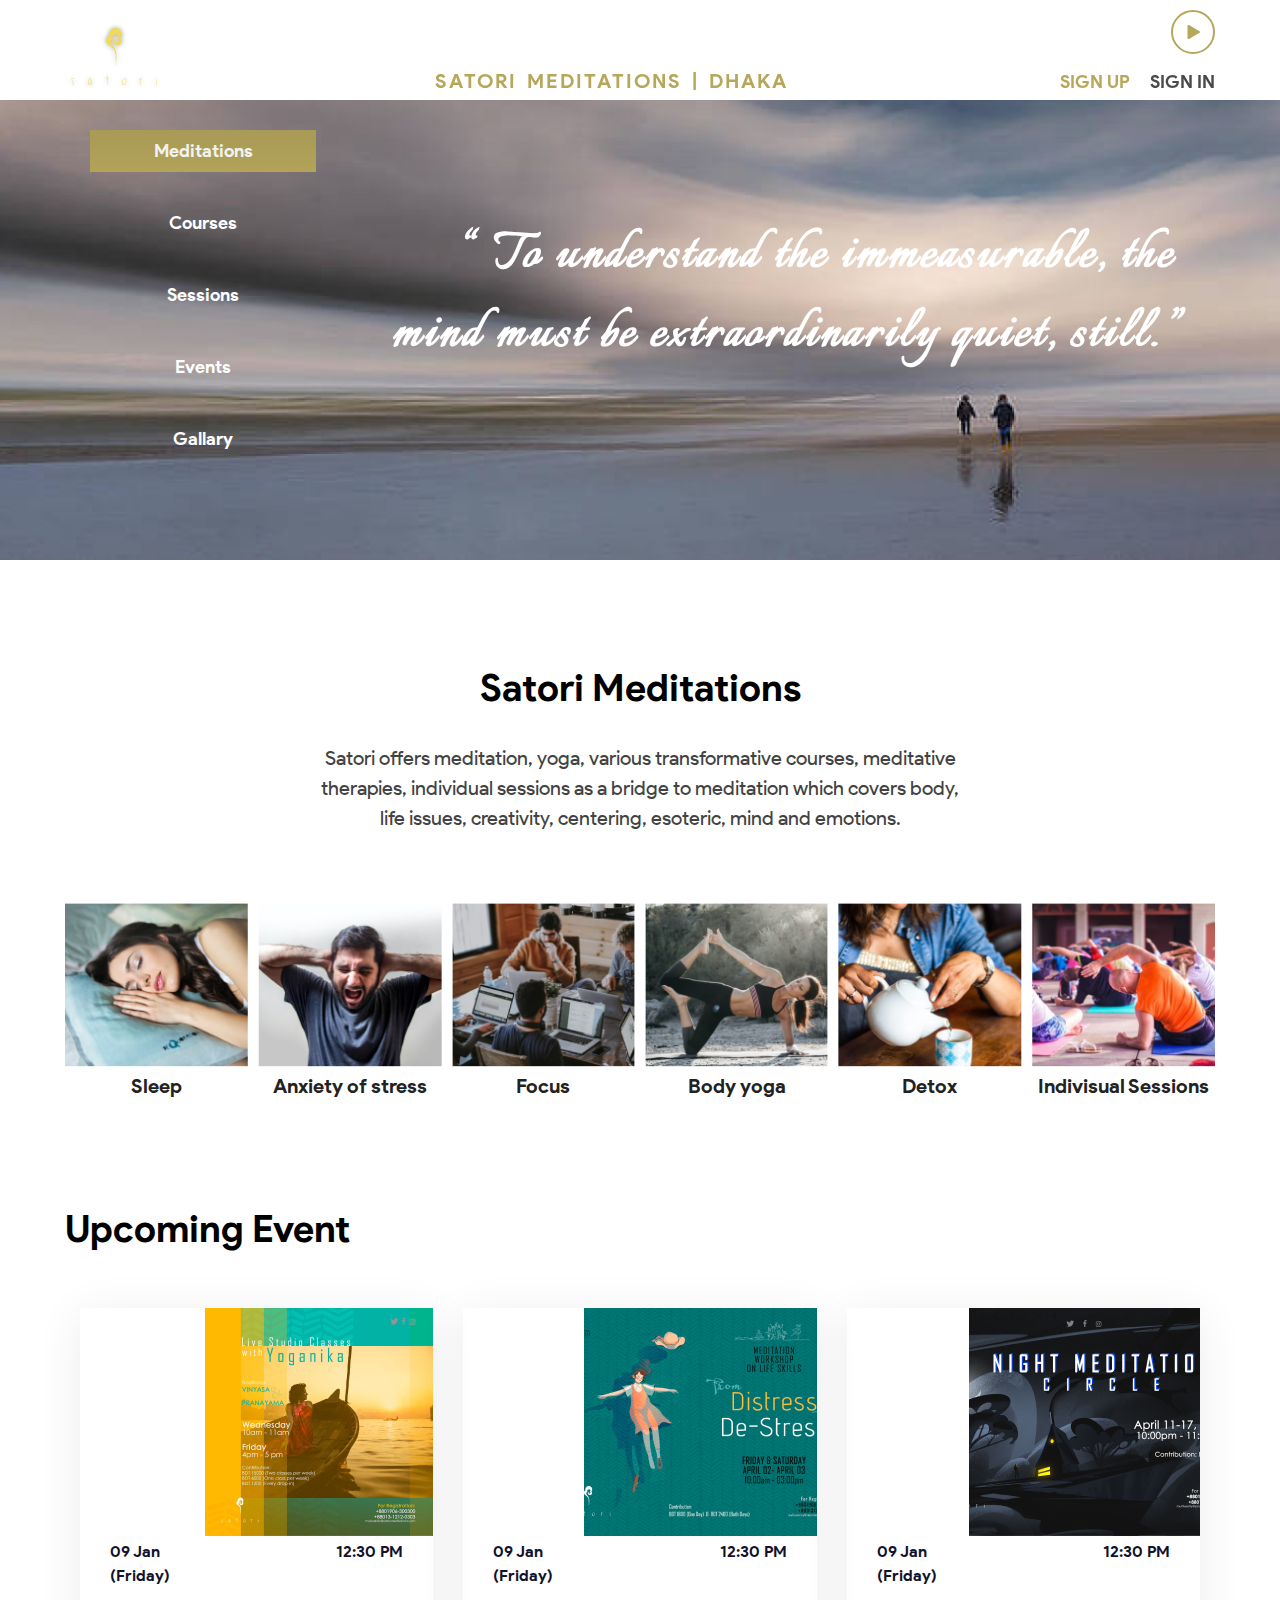
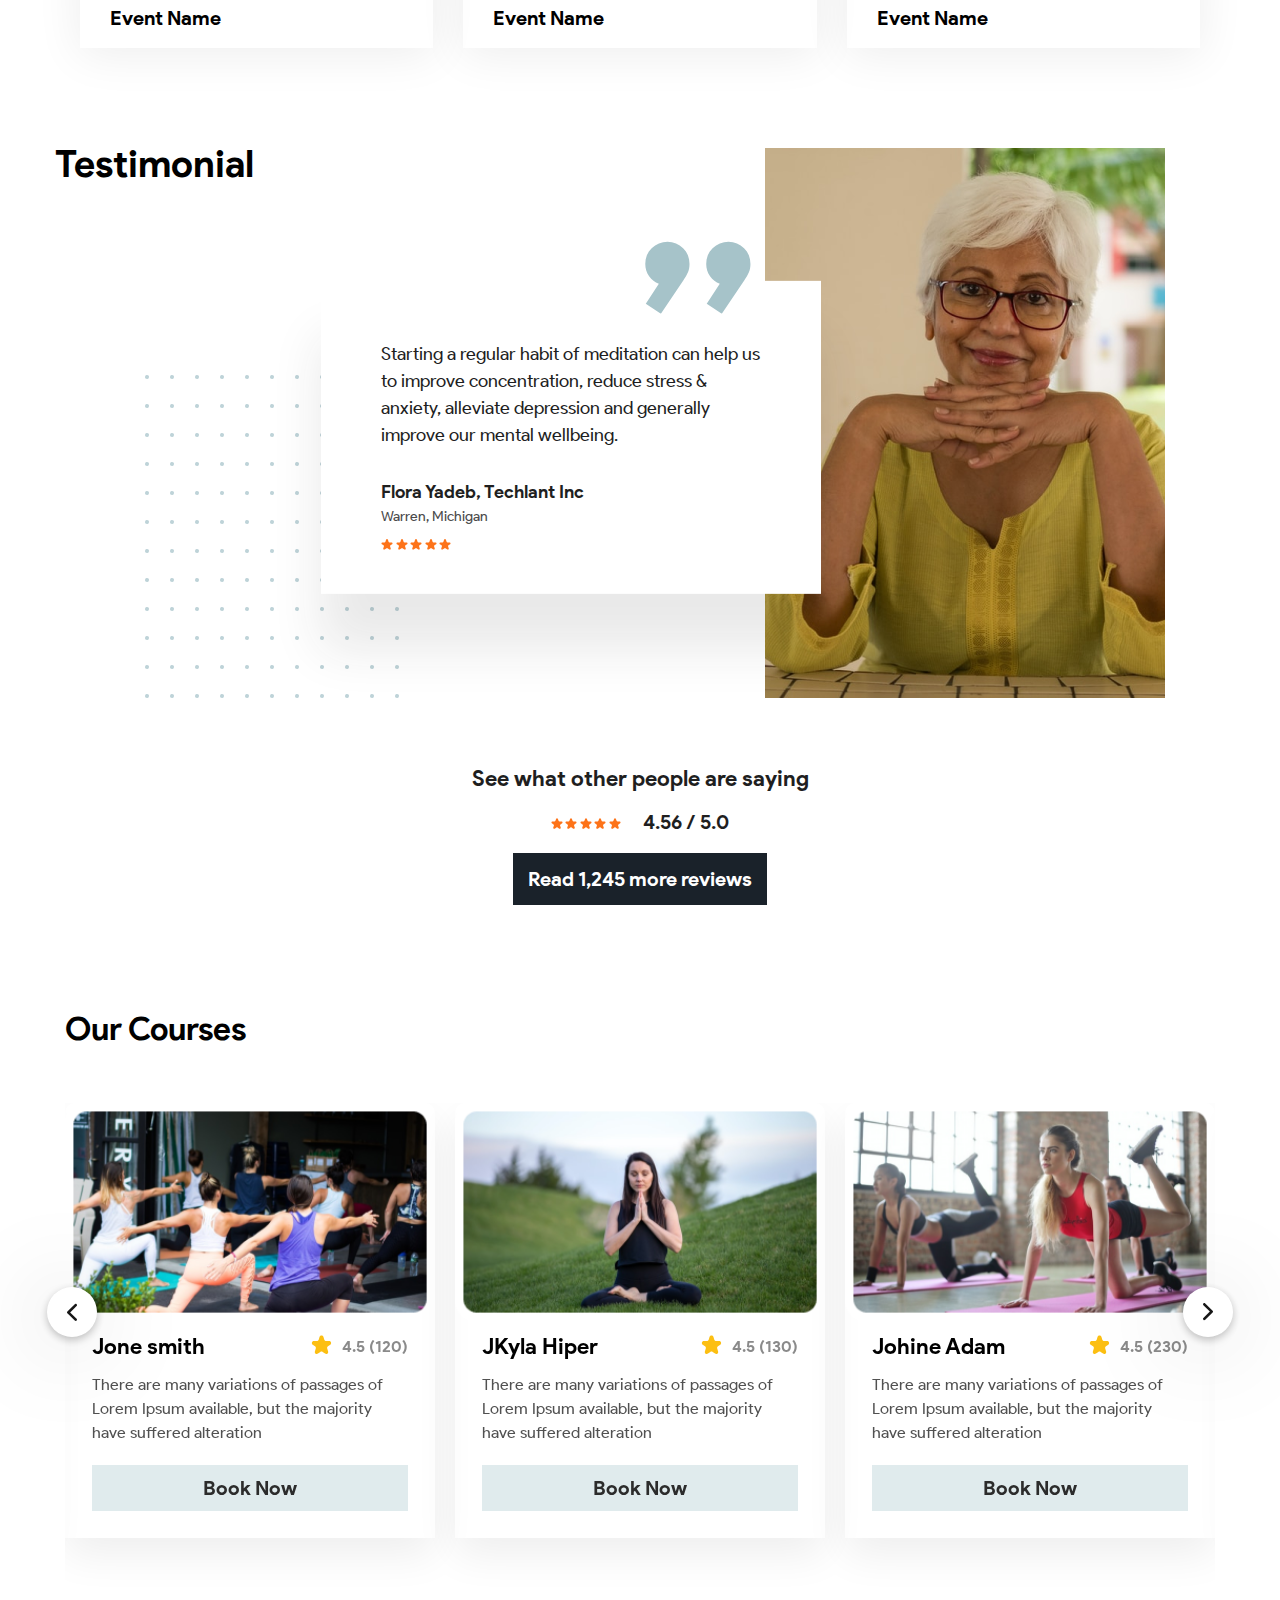
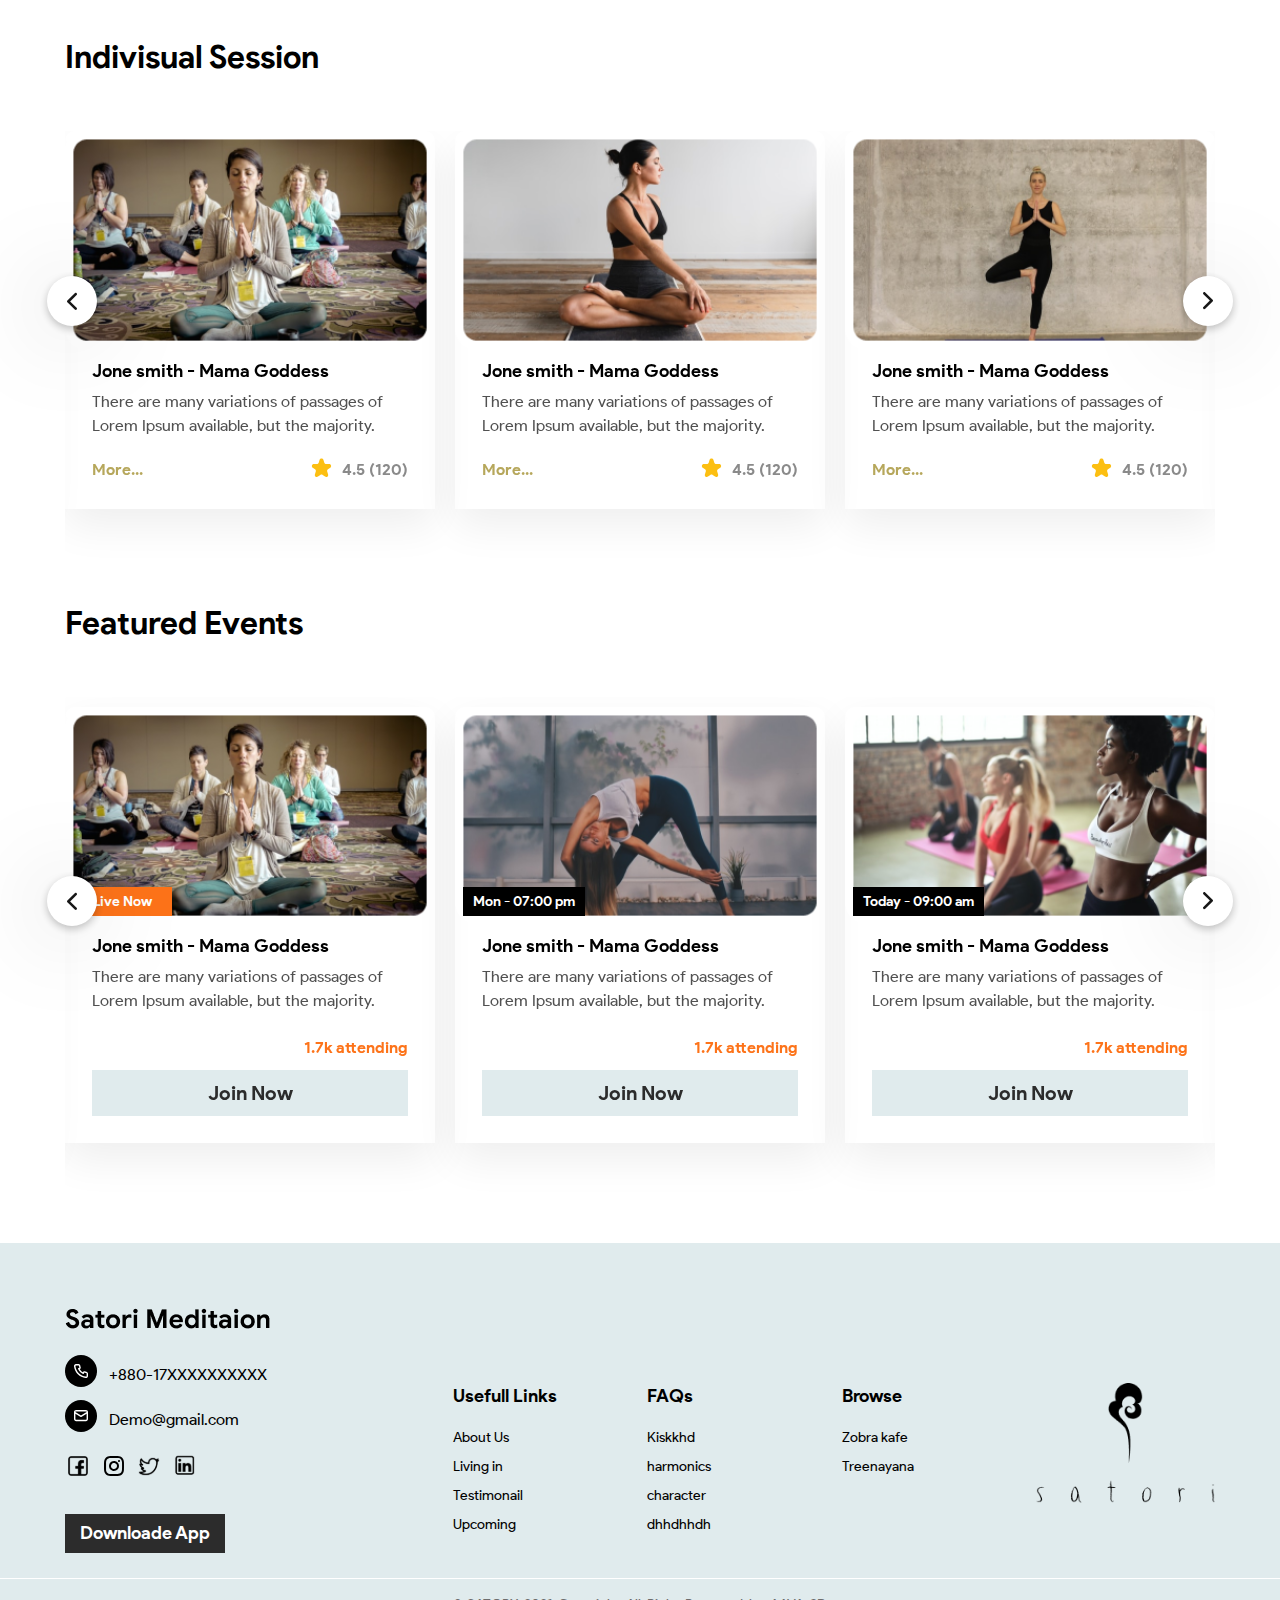
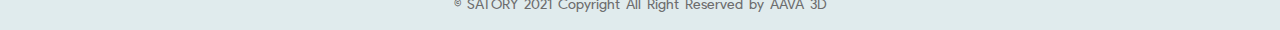
<file: index.html>
<!DOCTYPE html>
<html lang="en">

<head>
	<meta charset="UTF-8">
	<meta name="viewport" content="width=device-width, initial-scale=1.0">
	<meta http-equiv="X-UA-Compatible" content="ie=edge">
	<title>Satori </title>
	<!------- FONTS ------->
	<link rel="stylesheet" href="assets/fonts/fonts.css">
	<!----- CSS HERE ----->
	<link rel="stylesheet" href="assets/css/swiper-bundle.min.css" />
	<link rel="stylesheet" href="assets/css/bootstrap-grid.min.css" />
	<link rel="stylesheet" href="assets/css/style.css" />
	<link rel="stylesheet" href="assets/css/reuseble-code.css" />
	<link rel="stylesheet" href="assets/css/header.css" />
	<link rel="stylesheet" href="assets/css/footer.css" />
	<link rel="stylesheet" href="assets/css/responsive.css" />
</head>

<body>

	<!-- 
	  =====================================================
	  Start Header Section 
	  =====================================================
	-->
	<header class="shadow-3">
		<div class="container">
			<div class="d-flex justify-content-between align-items-end">
				<div class="logo">
					<a href="index.html"><img src="assets/images/logo.png" alt="logo"></a>
				</div>
				<div class="header-text tc d-none d-md-block">
					<h3 class="ps-700 cb6 uppercase s20">SATORI MEDITATIONS | DHAKA</h3>
				</div>
				<div class="h-sign-in-up">
					<ul class="d-flex align-items-end">
						<li>
							<a href="signup.html" class="ps-700 s18 uppercase cb6">SIGN UP</a>
						</li>
						<li>
							<a href="javascript:void(0)" class="d-block d-flex justify-content-center align-items-center circle play-btn ms-auto"><img src="assets/svg-icon/play.svg" alt="play"></a>
							<a href="signin.html" class="ps-700 s18 uppercase c4a">SIGN IN</a>
						</li>
						<li class="d-md-none">
							<!-- Mobail Menu btn -->
							<div onclick="myFunction(this)" class="open-menu-btn">
								<div class="bar1 transition-l"></div>
								<div class="bar2 transition-l"></div>
								<div class="bar3 transition-l"></div>
							</div>
						</li>
					</ul>
				</div>

				<!-- Mobail Menu -->
				<nav class="mobail-menu d-flex align-items-center justify-content-center d-md-none">
					<ul class="tc">
						<li><a href="#meditations" class="transition-e tc d-block ps-700 cff s18 capitalize active">Meditations</a></li>
						<li><a href="courses.html" class="transition-e tc d-block ps-700 cff s18 capitalize">Courses</a></li>
						<li><a href="sessions.html" class="transition-e tc d-block ps-700 cff s18 capitalize">Sessions</a></li>
						<li><a href="events.html" class="transition-e tc d-block ps-700 cff s18 capitalize">Events</a></li>
						<li><a href="gallary.html" class="transition-e tc d-block ps-700 cff s18 capitalize">Gallary</a></li>
					</ul>
				</nav>
			</div>
		</div>
	</header>
	<!-- 
	  =====================================================
	  End Header Section 
	  =====================================================
	-->


	<!------------------------->
	<!---- Start Main Area ---->
	<main>

		<!-- 
		  =====================================================
		  Start Hero Section 
		  =====================================================
		-->
		<section class="hero-section">
			<div class="container">
				<div class="row">
					<div class="col-md-4 col-lg-3 d-none d-md-block">
						<nav class="dacstop-menu">
							<ul>
								<li><a href="#meditations" class="transition-e tc d-block ps-700 cff s18 capitalize">Meditations</a></li>
								<li><a href="courses.html" class="transition-e tc d-block ps-700 cff s18 capitalize">Courses</a></li>
								<li><a href="sessions.html" class="transition-e tc d-block ps-700 cff s18 capitalize">Sessions</a></li>
								<li><a href="events.html" class="transition-e tc d-block ps-700 cff s18 capitalize">Events</a></li>
								<li><a href="gallary.html" class="transition-e tc d-block ps-700 cff s18 capitalize">Gallary</a></li>
							</ul>
						</nav>
					</div>
					<div class="col-md-8 col-lg-9 d-flex align-items-center">
						<div class="hero-text tr-md">
							<h1 class="i-400 cff s61">“ To understand the immeasurable, the mind must be extraordinarily quiet, still.”</h1>
						</div>
					</div>
				</div>
			</div>
		</section>
		<!-- 
		  =====================================================
		  End Hero Section 
		  =====================================================
		-->


		<!-- 
		  =====================================================
		  Start Satori Section 
		  =====================================================
		-->
		<section class="satori-section py-100" id="meditations">
			<div class="container">
				<div class="satori-title tc">
					<h2 class="ps-700 s38 c00">Satori Meditations</h2>
					<p class="ps-400 s20 c42 tc mx-auto">
						Satori offers meditation, yoga, various transformative courses, meditative
						therapies, individual sessions as a bridge to meditation which covers body,
						life issues, creativity, centering, esoteric, mind and emotions.
					</p>
				</div>
				<div class="row g-3">
					<div class="col-lg-2 col-sm-4 col-6">
						<a href="sleep.html" class="satori-img d-block">
							<img src="assets/images/s1.png" alt="satori" class="img">
							<div class="satori-img-title tc">
								<h4 class="ps-700 s20 c22">Sleep</h4>
							</div>
						</a>
					</div>
					<div class="col-lg-2 col-sm-4 col-6">
						<a href="stress.html" class="satori-img d-block">
							<img src="assets/images/s2.png" alt="satori" class="img">
							<div class="satori-img-title tc">
								<h4 class="ps-700 s20 c22">Anxiety of stress</h4>
							</div>
						</a>
					</div>
					<div class="col-lg-2 col-sm-4 col-6">
						<a href="focuse.html" class="satori-img d-block">
							<img src="assets/images/s3.png" alt="satori" class="img">
							<div class="satori-img-title tc">
								<h4 class="ps-700 s20 c22">Focus</h4>
							</div>
						</a>
					</div>
					<div class="col-lg-2 col-sm-4 col-6">
						<a href="body-yoga.html" class="satori-img d-block">
							<img src="assets/images/s4.png" alt="satori" class="img">
							<div class="satori-img-title tc">
								<h4 class="ps-700 s20 c22">Body yoga</h4>
							</div>
						</a>
					</div>
					<div class="col-lg-2 col-sm-4 col-6">
						<a href="detox.html" class="satori-img d-block">
							<img src="assets/images/s5.png" alt="satori" class="img">
							<div class="satori-img-title tc">
								<h4 class="ps-700 s20 c22">Detox</h4>
							</div>
						</a>
					</div>
					<div class="col-lg-2 col-sm-4 col-6">
						<a href="javascript:void(0)" class="satori-img d-block">
							<img src="assets/images/s6.png" alt="satori" class="img">
							<div class="satori-img-title tc">
								<h4 class="ps-700 s20 c22">Indivisual Sessions</h4>
							</div>
						</a>
					</div>
				</div>
			</div>
		</section>
		<!-- 
		  =====================================================
		  End Satori Section 
		  =====================================================
		-->


		<!-- 
		  =====================================================
		  Start Event Section 
		  =====================================================
		-->
		<section class="event-section">
			<div class="container">
				<div class="event-title">
					<h2 class="ps-700 s38 c00">Upcoming Event</h2>
				</div>
				<div class="row g-5 event-wrapper">
					<div class="col-lg-4 col-sm-6">
						<div class="event shadow-2">
							<div class="event-img tr">
								<img src="assets/images/event1.png" alt="event">
							</div>
							<div class="event-content">
								<div class="event-date-titme d-flex justify-content-between">
									<p class="ps-700 s16 c11">
										<span class="d-block">09 Jan</span>
										<span>(Friday)</span>
									</p>
									<p class="ps-700 s16 c11">12:30 PM</p>
								</div>
								<div class="event-name">
									<h4 class="ps-700 s20 c00">Event Name</h4>
								</div>
								<div class="event-desc event-desc-1">
									<p class="ps-400 s14 c6a">Our modern world is a visual world. We carry cameraphones everywhere we go, recording our lunches and our pets and our.</p>
									<a href="javascript:void(0)" class="ps-700 s18 cff tc mx-auto d-block">Pre-book Now</a>
									<p class="tr s12 ps-400 c99">45 People Booked</p>
								</div>
							</div>
						</div>
					</div>
					<div class="col-lg-4 col-sm-6">
						<div class="event shadow-2">
							<div class="event-img tr">
								<img src="assets/images/event2.png" alt="event">
							</div>
							<div class="event-content">
								<div class="event-date-titme d-flex justify-content-between">
									<p class="ps-700 s16 c11">
										<span class="d-block">09 Jan</span>
										<span>(Friday)</span>
									</p>
									<p class="ps-700 s16 c11">12:30 PM</p>
								</div>
								<div class="event-name">
									<h4 class="ps-700 s20 c00">Event Name</h4>
								</div>
								<div class="event-desc">
									<p class="ps-400 s14 c6a">Our modern world is a visual world. We carry cameraphones everywhere we go, recording our lunches and our pets and our.</p>
									<a href="javascript:void(0)" class="ps-700 s18 cff tc mx-auto d-block">Pre-book Now</a>
									<p class="tr s12 ps-400 c99">45 People Booked</p>
								</div>
							</div>
						</div>
					</div>
					<div class="col-lg-4 col-sm-6 mx-auto">
						<div class="event shadow-2">
							<div class="event-img tr">
								<img src="assets/images/event3.png" alt="event">
							</div>
							<div class="event-content">
								<div class="event-date-titme d-flex justify-content-between">
									<p class="ps-700 s16 c11">
										<span class="d-block">09 Jan</span>
										<span>(Friday)</span>
									</p>
									<p class="ps-700 s16 c11">12:30 PM</p>
								</div>
								<div class="event-name">
									<h4 class="ps-700 s20 c00">Event Name</h4>
								</div>
								<div class="event-desc">
									<p class="ps-400 s14 c6a">Our modern world is a visual world. We carry cameraphones everywhere we go, recording our lunches and our pets and our.</p>
									<a href="javascript:void(0)" class="ps-700 s18 cff tc mx-auto d-block">Pre-book Now</a>
									<p class="tr s12 ps-400 c99">45 People Booked</p>
								</div>
							</div>
						</div>
					</div>
				</div>
			</div>
		</section>
		<!-- 
		  =====================================================
		  End Event Section 
		  =====================================================
		-->


		<!-- 
		  =====================================================
		  Start Testimonial Section 
		  =====================================================
		-->
		<section class="testimonial-section py-100">
			<div class="container p-relative">
				<div class="testimonial-title">
					<h2 class="ps-700 s38 c00">Testimonial</h2>
				</div>
				<div class="testimonial-content d-md-flex align-items-md-end justify-content-md-between">
					<div class="testimonial-vector">
						<img src="assets/images/Vector.png" alt="Vector">
					</div>
					<div class="client-img p-relative tr">
						<img src="assets/images/client.png" alt="client">
						<div class="client-fidback shadow-3 tl">
							<img src="assets/svg-icon/quote.svg" alt="quote" class="quote">
							<p class="ps-400 s18 c1f">
								Starting a regular habit of meditation can help us to improve concentration, reduce stress & anxiety, alleviate depression and generally improve our mental wellbeing.
							</p>
							<h4 class="ps-700 s18 c1f">Flora Yadeb, Techlant Inc</h4>
							<p class="ps-400 s14 c4a">Warren, Michigan</p>
							<div class="client-rating">
								<span>
									<img src="assets/svg-icon/orange-star.svg" alt="star">
								</span>
								<span>
									<img src="assets/svg-icon/orange-star.svg" alt="star">
								</span>
								<span>
									<img src="assets/svg-icon/orange-star.svg" alt="star">
								</span>
								<span>
									<img src="assets/svg-icon/orange-star.svg" alt="star">
								</span>
								<span>
									<img src="assets/svg-icon/orange-star.svg" alt="star">
								</span>
							</div>
						</div>
					</div>
				</div>
			</div>
			<div class="container">
				<div class="other-clinet-fid tc">
					<h3 class="ps-700 s22 c1f">See what other people are saying</h3>
					<ul class="other-clinet-rating">
						<li class="d-inline-block">
							<img src="assets/svg-icon/orange-star.svg" alt="star">
							<img src="assets/svg-icon/orange-star.svg" alt="star">
							<img src="assets/svg-icon/orange-star.svg" alt="star">
							<img src="assets/svg-icon/orange-star.svg" alt="star">
							<img src="assets/svg-icon/orange-star.svg" alt="star">
						</li>
						<li class="d-inline-block">
							<p class="ps-700 s20 c1f">4.56 / 5.0</p>
						</li>
					</ul>
					<a href="javascript:void(0)" class="ps-700 s20 cff tc other-clinet-btn">Read 1,245 more reviews</a>
				</div>
			</div>
		</section>
		<!-- 
		  =====================================================
		  End Testimonial Section 
		  =====================================================
		-->


		<!-- 
		  =====================================================
		  Start Courses Section 
		  =====================================================
		-->
		<section class="courses-section" id="Courses">
			<div class="container p-relative">
				<div class="courses-title">
					<a href="courses.html"> <h2   class="ps-700 s32 c00">Our Courses</h2> </a>
				</div>

				<!-- Swiper Slider Start -->
				<div class="swiper-container swiper-container1">
					<div class="swiper-wrapper swiper-slide-pb">
						<div class="swiper-slide">
							<div class="courses shadow-4 rounded-tt">
								<div class="courses-img">
									<img src="assets/images/course1.png" alt="courses" class="img">
								</div>
								<div class="courses-content">
									<div class="courses-name d-flex justify-content-between align-items-center">
										<h4 class="ps-700 s22 c00">Jone smith</h4>
										<ul class="d-flex justify-content-between">
											<li>
												<img src="assets/svg-icon/yellow-star.svg" alt="star">
											</li>
											<li class="ps-700 s16 c8a">4.5 (120)</li>
										</ul>
									</div>
									<div class="courses-desc">
										<p class="ps-400 s16 c51">
											There are many variations of passages of Lorem Ipsum available, but the majority have suffered alteration
										</p>
									</div>
									<div class="courses-btn">
										<a href="javascript:void(0)" class="primary-btn">Book Now</a>
									</div>
								</div>
							</div>
						</div>
						<div class="swiper-slide">
							<div class="courses shadow-4 rounded-tt">
								<div class="courses-img">
									<img src="assets/images/course2.png" alt="courses" class="img">
								</div>
								<div class="courses-content">
									<div class="courses-name d-flex justify-content-between align-items-center">
										<h4 class="ps-700 s22 c00">JKyla Hiper</h4>
										<ul class="d-flex justify-content-between">
											<li>
												<img src="assets/svg-icon/yellow-star.svg" alt="star">
											</li>
											<li class="ps-700 s16 c8a">4.5 (130)</li>
										</ul>
									</div>
									<div class="courses-desc">
										<p class="ps-400 s16 c51">
											There are many variations of passages of Lorem Ipsum available, but the majority have suffered alteration
										</p>
									</div>
									<div class="courses-btn">
										<a href="javascript:void(0)" class="primary-btn">Book Now</a>
									</div>
								</div>
							</div>
						</div>
						<div class="swiper-slide">
							<div class="courses shadow-4 rounded-tt">
								<div class="courses-img">
									<img src="assets/images/course3.png" alt="courses" class="img">
								</div>
								<div class="courses-content">
									<div class="courses-name d-flex justify-content-between align-items-center">
										<h4 class="ps-700 s22 c00">Johine Adam</h4>
										<ul class="d-flex justify-content-between">
											<li>
												<img src="assets/svg-icon/yellow-star.svg" alt="star">
											</li>
											<li class="ps-700 s16 c8a">4.5 (230)</li>
										</ul>
									</div>
									<div class="courses-desc">
										<p class="ps-400 s16 c51">
											There are many variations of passages of Lorem Ipsum available, but the majority have suffered alteration
										</p>
									</div>
									<div class="courses-btn">
										<a href="javascript:void(0)" class="primary-btn">Book Now</a>
									</div>
								</div>
							</div>
						</div>
					</div>
				</div>
				<!-- Swiper Slider End -->

				<!-- Swiper Slider Prev Btn -->
				<div class="swiper-btn courses-swiper-btn d-flex justify-content-between">
					<button type="button" class="circle d-flex justify-content-center align-items-center swiper-prev-1">
						<img src="assets/svg-icon/arrow-left.svg" alt="arrow right" class="">
					</button>
					<button type="button" class="circle d-flex justify-content-center align-items-center swiper-next-1">
						<img src="assets/svg-icon/arrow-right.svg" alt="arrow right" class="">
					</button>
				</div>
			</div>
		</section>
		<!-- 
		  =====================================================
		  End Courses Section 
		  =====================================================
		-->


		<!-- 
		  =====================================================
		  Start Session Section 
		  =====================================================
		-->
		<section class="session-section" id="Sessions">
			<div class="container p-relative">
				<div class="session-title">
					<h2 class="ps-700 s32 c00">Indivisual Session</h2>
				</div>

				<!-- Swiper Slider Start -->
				<div class="swiper-container swiper-container2">
					<div class="swiper-wrapper swiper-slide-pb">
						<div class="swiper-slide">
							<div class="session shadow-4 rounded-tt">
								<div class="session-img">
									<img src="assets/images/session1.png" alt="session" class="img">
								</div>
								<div class="session-content">
									<div class="session-name">
										<h4 class="ps-700 s18 c00">Jone smith - Mama Goddess</h4>
									</div>
									<div class="session-desc">
										<p class="ps-400 s16 c51">
											There are many variations of passages of Lorem Ipsum available, but the majority.
										</p>
									</div>
									<div class="session-m-r d-flex justify-content-between align-items-center">
										<a href="javascript:void(0)" class="ps-700 s16 cb6">More...</a>
										<ul class="d-flex justify-content-between">
											<li>
												<img src="assets/svg-icon/yellow-star.svg" alt="star">
											</li>
											<li class="ps-700 s16 c8a">4.5 (120)</li>
										</ul>
									</div>
								</div>
							</div>
						</div>
						<div class="swiper-slide">
							<div class="session shadow-4 rounded-tt">
								<div class="session-img">
									<img src="assets/images/session2.png" alt="session" class="img">
								</div>
								<div class="session-content">
									<div class="session-name">
										<h4 class="ps-700 s18 c00">Jone smith - Mama Goddess</h4>
									</div>
									<div class="session-desc">
										<p class="ps-400 s16 c51">
											There are many variations of passages of Lorem Ipsum available, but the majority.
										</p>
									</div>
									<div class="session-m-r d-flex justify-content-between align-items-center">
										<a href="javascript:void(0)" class="ps-700 s16 cb6">More...</a>
										<ul class="d-flex justify-content-between">
											<li>
												<img src="assets/svg-icon/yellow-star.svg" alt="star">
											</li>
											<li class="ps-700 s16 c8a">4.5 (120)</li>
										</ul>
									</div>
								</div>
							</div>
						</div>
						<div class="swiper-slide">
							<div class="session shadow-4 rounded-tt">
								<div class="session-img">
									<img src="assets/images/session3.png" alt="session" class="img">
								</div>
								<div class="session-content">
									<div class="session-name">
										<h4 class="ps-700 s18 c00">Jone smith - Mama Goddess</h4>
									</div>
									<div class="session-desc">
										<p class="ps-400 s16 c51">
											There are many variations of passages of Lorem Ipsum available, but the majority.
										</p>
									</div>
									<div class="session-m-r d-flex justify-content-between align-items-center">
										<a href="javascript:void(0)" class="ps-700 s16 cb6">More...</a>
										<ul class="d-flex justify-content-between">
											<li>
												<img src="assets/svg-icon/yellow-star.svg" alt="star">
											</li>
											<li class="ps-700 s16 c8a">4.5 (120)</li>
										</ul>
									</div>
								</div>
							</div>
						</div>
					</div>
				</div>
				<!-- Swiper Slider End -->

				<!-- Swiper Slider Prev Btn -->
				<div class="swiper-btn d-flex justify-content-between">
					<button type="button" class="circle d-flex justify-content-center align-items-center swiper-prev-2">
						<img src="assets/svg-icon/arrow-left.svg" alt="arrow right" class="">
					</button>
					<button type="button" class="circle d-flex justify-content-center align-items-center swiper-next-2">
						<img src="assets/svg-icon/arrow-right.svg" alt="arrow right" class="">
					</button>
				</div>
			</div>
		</section>
		<!-- 
		  =====================================================
		  End Session Section 
		  =====================================================
		-->



		<!-- 
		  =====================================================
		  Start Featured Events Section 
		  =====================================================
		-->
		<section class="featured-events-section" id="Events">
			<div class="container p-relative">
				<div class="featured-events-title">
					<h2 class="ps-700 s32 c00">Featured Events</h2>
				</div>

				<!-- Swiper Slider Start -->
				<div class="swiper-container swiper-container3">
					<div class="swiper-wrapper swiper-slide-pb">
						<div class="swiper-slide">
							<div class="featured-events shadow-4 rounded-tt">
								<div class="featured-events-img p-relative">
									<img src="assets/images/session1.png" alt="featured events" class="img">
									<p class="ps-700 s14 cff fe-live-date tc">Live Now</p>
								</div>
								<div class="featured-events-content">
									<div class="featured-events-name">
										<h4 class="ps-700 s18 c00">Jone smith - Mama Goddess</h4>
									</div>
									<div class="featured-events-desc">
										<p class="ps-400 s16 c51">
											There are many variations of passages of Lorem Ipsum available, but the majority.
										</p>
										<div class="tr">
											<a href="javascript:void(0)" class="ps-700 cfd s16">1.7k attending</a>
										</div>
									</div>
									<div class="featured-events">
										<a href="javascript:void(0)" class="primary-btn">Join Now</a>
									</div>
								</div>
							</div>
						</div>
						<div class="swiper-slide">
							<div class="featured-events shadow-4 rounded-tt">
								<div class="featured-events-img p-relative">
									<img src="assets/images/featured-events2.png" alt="featured events" class="img">
									<p class="ps-700 s14 cff fe-live-date fe-date tc">Mon - 07:00 pm</p>
								</div>
								<div class="featured-events-content">
									<div class="featured-events-name">
										<h4 class="ps-700 s18 c00">Jone smith - Mama Goddess</h4>
									</div>
									<div class="featured-events-desc">
										<p class="ps-400 s16 c51">
											There are many variations of passages of Lorem Ipsum available, but the majority.
										</p>
										<div class="tr">
											<a href="javascript:void(0)" class="ps-700 cfd s16">1.7k attending</a>
										</div>
									</div>
									<div class="featured-events">
										<a href="javascript:void(0)" class="primary-btn">Join Now</a>
									</div>
								</div>
							</div>
						</div>
						<div class="swiper-slide">
							<div class="featured-events shadow-4 rounded-tt">
								<div class="featured-events-img p-relative">
									<img src="assets/images/featured-events3.png" alt="featured events" class="img">
									<p class="ps-700 s14 cff fe-live-date fe-date tc">Today - 09:00 am</p>
								</div>
								<div class="featured-events-content">
									<div class="featured-events-name">
										<h4 class="ps-700 s18 c00">Jone smith - Mama Goddess</h4>
									</div>
									<div class="featured-events-desc">
										<p class="ps-400 s16 c51">
											There are many variations of passages of Lorem Ipsum available, but the majority.
										</p>
										<div class="tr">
											<a href="javascript:void(0)" class="ps-700 cfd s16">1.7k attending</a>
										</div>
									</div>
									<div class="featured-events">
										<a href="javascript:void(0)" class="primary-btn">Join Now</a>
									</div>
								</div>
							</div>
						</div>
					</div>
				</div>
				<!-- Swiper Slider End -->

				<!-- Swiper Slider Prev Btn -->
				<div class="swiper-btn d-flex justify-content-between">
					<button type="button" class="circle d-flex justify-content-center align-items-center swiper-prev-3">
						<img src="assets/svg-icon/arrow-left.svg" alt="arrow right" class="">
					</button>
					<button type="button" class="circle d-flex justify-content-center align-items-center swiper-next-3">
						<img src="assets/svg-icon/arrow-right.svg" alt="arrow right" class="">
					</button>
				</div>
			</div>
		</section>
		<!-- 
		  =====================================================
		  End Featured Events Section 
		  =====================================================
		-->

	</main>
	<!----- End Main Area ----->
	<!------------------------->



	<!-- 
	  =====================================================
	  Start Footer Section 
	  =====================================================
	-->
	<footer class="footer-section">
		<div class="container">
			<div class="row g-4">
				<div class="col-md-4 col-sm-6">
					<div class="f-content">
						<div class="f-logo">
							<img src="assets/images/f-logo.png" alt="logo">
						</div>
						<div class="f-contact-info">
							<ul>
								<li class="d-flex align-items-end">
									<span class="d-flex align-items-center justify-content-center circle"><img src="assets/svg-icon/phone.svg" alt="phone"></span>
									<a href="tel:+880-17XXXXXXXXXX" class="ps-400 c00 s16">+880-17XXXXXXXXXX</a>
								</li>
								<li class="d-flex align-items-end">
									<span class="d-flex align-items-center justify-content-center circle"><img src="assets/svg-icon/mail.svg" alt="mail"></span>
									<a href="mailto:Demo@gmail.com" class="ps-400 c00 s16">Demo@gmail.com</a>
								</li>
							</ul>
						</div>
						<div class="f-social-link">
							<ul class="d-flex align-items-center">
								<li><a href="javascript:void(0)"><img src="assets/svg-icon/Facebook.svg" alt="Facebook"></a></li>
								<li><a href="javascript:void(0)"><img src="assets/svg-icon/Instagram.svg" alt="Instagram"></a></li>
								<li><a href="javascript:void(0)"><img src="assets/svg-icon/Twitter.svg" alt="Twitter"></a></li>
								<li><a href="javascript:void(0)"><img src="assets/svg-icon/LinkedIn.svg" alt="LinkedIn"></a></li>
							</ul>
						</div>
						<div class="f-btn">
							<a href="javascript:void(0)" class="tc s18 cff ps-700">Downloade App</a>
						</div>
					</div>
				</div>
				<div class="col-md-2 col-sm-3 col-5">
					<div class="f-page-link">
						<h3 class="f-title ps-700 s18 c00">Usefull Links</h3>
						<ul>
							<li><a href="javascript:void(0)" class="ps-400 s14 c00">About Us</a></li>
							<li><a href="javascript:void(0)" class="ps-400 s14 c00">Living in</a></li>
							<li><a href="javascript:void(0)" class="ps-400 s14 c00">Testimonail</a></li>
							<li><a href="javascript:void(0)" class="ps-400 s14 c00">Upcoming</a></li>
						</ul>
					</div>
				</div>
				<div class="col-md-2 col-sm-3 col-3">
					<div class="f-page-link f-page-link-2">
						<h3 class="f-title ps-700 s18 c00">FAQs</h3>
						<ul>
							<li><a href="javascript:void(0)" class="ps-400 s14 c00">Kiskkhd</a></li>
							<li><a href="javascript:void(0)" class="ps-400 s14 c00">harmonics</a></li>
							<li><a href="javascript:void(0)" class="ps-400 s14 c00">character</a></li>
							<li><a href="javascript:void(0)" class="ps-400 s14 c00">dhhdhhdh</a></li>
						</ul>
					</div>
				</div>
				<div class="col-md-2 col-sm-3 col-4">
					<div class="f-page-link">
						<h3 class="f-title ps-700 s18 c00">Browse</h3>
						<ul>
							<li><a href="javascript:void(0)" class="ps-400 s14 c00">Zobra kafe</a></li>
							<li><a href="javascript:void(0)" class="ps-400 s14 c00">Treenayana</a></li>
						</ul>
					</div>
				</div>
				<div class="col-md-2 col-sm-3 col-4">
					<div class="f-right-logo">
						<img src="assets/images/footer-logo.png" alt="logo" class="img">
					</div>
				</div>
			</div>
		</div>
		<hr class="f-hr">
		<div class="f-bottom-t">
			<div class="container">
				<p class="tc ps-400 s14">&copy; SATORY 2021 Copyright All Right Reserved by AAVA 3D</p>
			</div>
		</div>
	</footer>
	<!-- 
	  =====================================================
	  End Footer Section 
	  =====================================================
	-->



	<!----- Back To Top ----->
	<button type="button" id="up__btn" title="Go To Top" class="transition-l">
		<img src="assets/svg-icon/arrow-up.svg" alt="arrow-up">
	</button>
	<!----- Back To Top ----->


	<!------------ JS HERE ------------>
	<script src="assets/js/swiper-bundle.min.js"></script>
	<script src="assets/js/mixitup.min.js"></script>
	<script src="assets/js/script.js"></script>
	<script>
		
	

	

	

	</script>
</body>

</html>
</file>
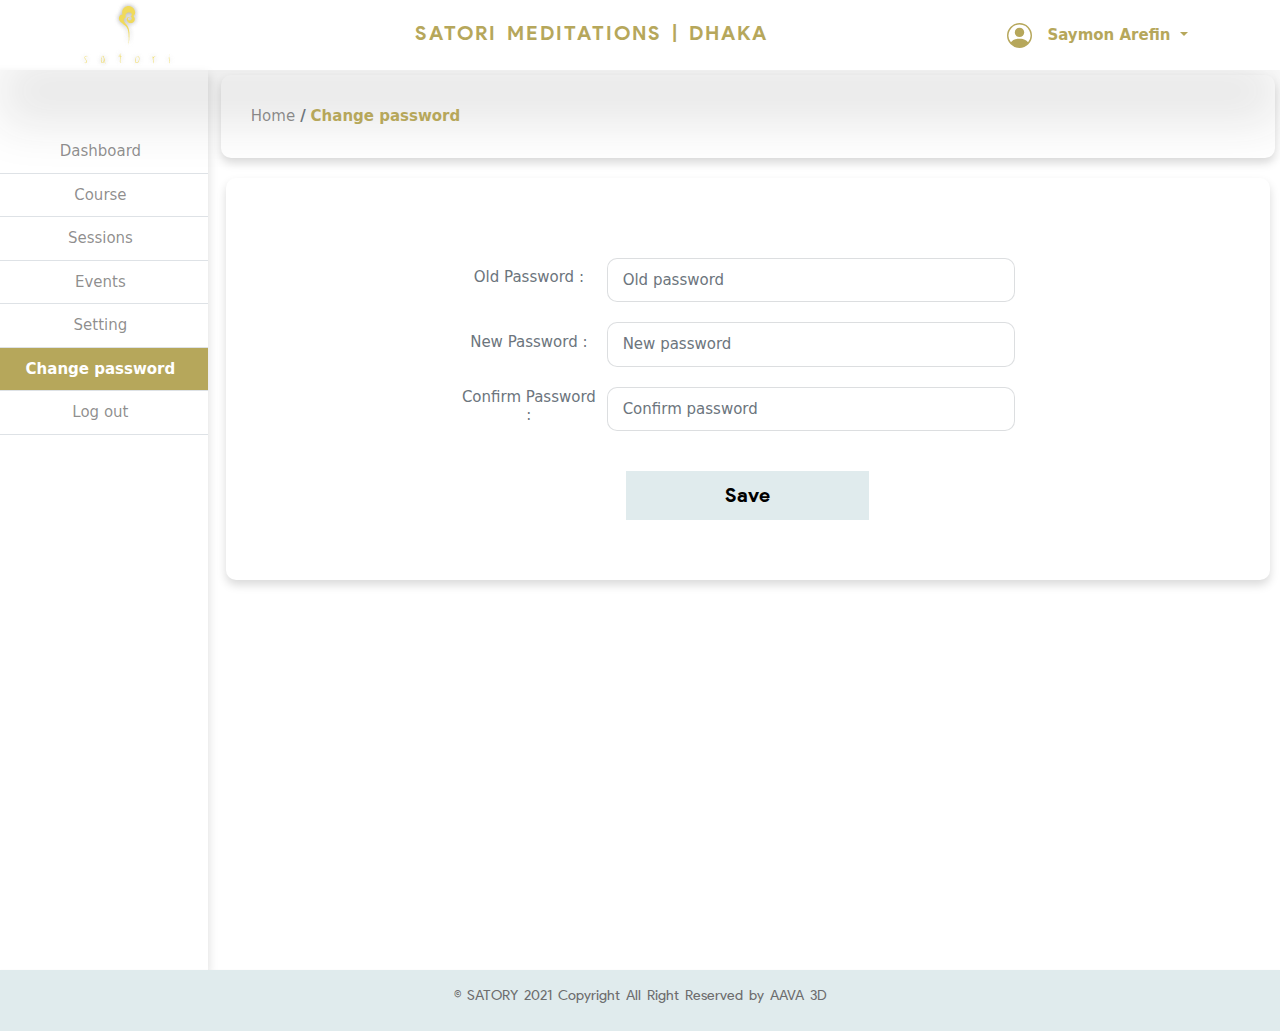
<file: change-pass.html>
<!DOCTYPE html>
<html lang="en">

<head>
	<meta charset="UTF-8">
	<meta name="viewport" content="width=device-width, initial-scale=1.0">
	<meta http-equiv="X-UA-Compatible" content="ie=edge">
	<title>Satori </title>
	<!------- FONTS ------->
	<link rel="stylesheet" href="assets/fonts/fonts.css">
	<!----- CSS HERE ----->
	<link rel="stylesheet" href="assets/css/swiper-bundle.min.css" />
	<link rel="stylesheet" href="assets/css/bootstrap-grid.min.css" />
	<link rel="stylesheet" href="assets/css/bootstrap.min.css" />
	<link rel="stylesheet" href="assets/css/style.css" />
	<link rel="stylesheet" href="assets/css/reuseble-code.css" />
	<link rel="stylesheet" href="assets/css/header.css" />
	<link rel="stylesheet" href="assets/css/footer.css" />
	<link rel="stylesheet" href="assets/css/responsive.css" />
</head>
<style>
	.dashboard .active{
		background: #B6A75B;
		color: white;
		font-weight: 700 !important;
	}
	.breadcrumb  li,
	.dashboard ul li a{
		transition:0.5s ease-in-out ;
		color: rgba(46, 44, 44, 0.541);
		font-weight: 500 !important;
	}
	.dashboard ul li a:hover {
		background: #B6A75B;
		color: white !important;
		font-weight: 700 !important;	
	}
	.vh-25{
		height: 25vh !important;
	}
	.rounded-md{
		border-radius: 10px;
	}
	.dashboard .fs-1{
		font-size: 40px !important;
	}
	.gap-4{
		gap:16px !important
	}
	.bg-yellow-500{
		background-color: #B6A75B !important;
	}
	.bg-blue-200{
		background: #E0EBED !important;
	}
	.z-99{
		z-index: 9999999999999;
	}
	.fw-500{
		font-weight: 500 !important;
	}
	.modal-backdrop {
    height: auto !important;
    background-color: transparent !important;
	}
	.offcanvas-start {
    width: 250px !important;
	}
	.border-secondary {
    border-color: #6c757d3d!important;
	}
	
	.breadcrumb .active{
		color:#B6A75B !important;
	}
	.min-h-screen{
		min-height: 100vh;
	}
</style>

<body>
	<!------------------------->
	<!---- Start Main Area ---->
	<main>
		<!-- 
		=====================================================
		Start Header Section 
		=====================================================
		-->
		<div class="shadow-3 ">
			<div class="container-md">
				<div class="d-flex justify-content-between align-items-center">
					<div class="logo">
						<a href="index.html"><img src="assets/images/logo.png" alt="logo"></a>
					</div>
					<div class="header-text tc d-none d-md-block">
						<h3 class="ps-700 cb6 uppercase s20">SATORI MEDITATIONS | DHAKA</h3>
					</div>
					<div class=" d-flex align-items-center">
						<span class=" cb6">
							<svg xmlns="http://www.w3.org/2000/svg" width="25" height="25" fill="currentColor" class="bi bi-person-circle" viewBox="0 0 16 16">
								<path d="M11 6a3 3 0 1 1-6 0 3 3 0 0 1 6 0z"/>
								<path fill-rule="evenodd" d="M0 8a8 8 0 1 1 16 0A8 8 0 0 1 0 8zm8-7a7 7 0 0 0-5.468 11.37C3.242 11.226 4.805 10 8 10s4.757 1.225 5.468 2.37A7 7 0 0 0 8 1z"/>
							  </svg>
						</span>
						<div class="dropdown">
							<a href="#" class="dropdown-toggle p-2 rounded-pill fw-bold cb6 px-4 fs-4 font-bold" id="dropdownMenuButton1" data-bs-toggle="dropdown">
							  Saymon Arefin
							</a>
							<ul class="dropdown-menu p-4 shadow border-0 rounded-md">
							  <li><a class="dropdown-item fs-4 fw-500 c4a pe-5" href="#">My Account</a></li>
							  <li><a class="dropdown-item fs-4 fw-500 c4a pe-5" href="#">Login</a></li>
							  <li><a class="dropdown-item fs-4 fw-500 c4a pe-5" href="#">Logout</a></li>
							</ul>
						  </div>
					</div>
					<!------Offcanvas Dashboard for mobile and tab--------->
					<div class="dashboard d-block d-md-none ">
						<button class=" ps-3 bg-transparent" type="button" data-bs-toggle="offcanvas" data-bs-target="#offcanvasWithBothOptions">
							<svg xmlns="http://www.w3.org/2000/svg" width="30" height="30" fill="currentColor" class="bi bi-list" viewBox="0 0 16 16">
								<path fill-rule="evenodd" d="M2.5 12a.5.5 0 0 1 .5-.5h10a.5.5 0 0 1 0 1H3a.5.5 0 0 1-.5-.5zm0-4a.5.5 0 0 1 .5-.5h10a.5.5 0 0 1 0 1H3a.5.5 0 0 1-.5-.5zm0-4a.5.5 0 0 1 .5-.5h10a.5.5 0 0 1 0 1H3a.5.5 0 0 1-.5-.5z"/>
							  </svg>
						</button>
						<div class="offcanvas border-0 shadow pt-5 offcanvas-start" data-bs-scroll="true" tabindex="-1" id="offcanvasWithBothOptions">
							<nav id="left-nav">
								<ul class=" text-center p-0 pt-2">
									<li class="border-bottom">
										<a class=" fs-4 c41 w-100 py-3" href="dashboard.html">Dashboard</a>
									</li>
									<li class="border-bottom">
										<a class=" fs-4 c41 w-100 py-3" href="course.html">Course</a>
									</li>
									<li class="border-bottom">
										<a class=" fs-4 c41 w-100 py-3" href="#">Sessions</a>
									</li>
									<li class="border-bottom">
										<a class=" fs-4 c41 w-100 py-3" href="#">Events</a>
									</li>
									<li class="border-bottom">
										<a class=" fs-4 c41 w-100 py-3" href="#">Setting</a>
									</li>
									<li class="border-bottom">
										<a class="active fs-4 c41 w-100 py-3" href="change-pass.html">Change password</a>
									</li>
									<li class="border-bottom">
										<a class=" fs-4 c41 w-100 py-3" href="#">Log out</a>
									</li>
								</ul>
							</nav>
						</div>
					</div>
				</div>
			</div>
		</div>
		<!-- 
		=====================================================
		End Header Section 
		=====================================================
		-->
		<!-- 
		  =====================================================
		  Dashboard
		  =====================================================
		-->
		<section class=" dashboard">
			<div class="">
				<div class="row">
					<!------------------->
					<div class="col-xl-2 col-md-3 col-1 sticky mh-100 vh-md-100 overflow-md-auto shadow py-5 px-0 d-md-block d-none">
						<!------main nav--------->
						<div id="left-nav">
							<ul class=" text-center p-0  pt-5">
								<li class="border-bottom">
									<a class="fs-4 c41 w-100 py-3" href="dashboard.html">Dashboard</a>
								</li>
								<li class="border-bottom">
									<a class=" fs-4 c41 w-100 py-3" href="course.html">Course</a>
								</li>
								<li class="border-bottom">
									<a class=" fs-4 c41 w-100 py-3" href="#">Sessions</a>
								</li>
								<li class="border-bottom">
									<a class=" fs-4 c41 w-100 py-3" href="#">Events</a>
								</li>
								<li class="border-bottom">
									<a class=" fs-4 c41 w-100 py-3" href="#">Setting</a>
								</li>
								<li class="border-bottom">
									<a class="active fs-4 c41 w-100 py-3" href="change-pass.html">Change password</a>
								</li>
								<li class="border-bottom">
									<a class=" fs-4 c41 w-100 py-3" href="#">Log out</a>
								</li>
							</ul>
						</div>
					</div>
					<!------------------->
					<div class="col-xl-10 col-md-9 min-h-screen">
						<!---------Breadcump---------->
						<nav >
							<ol class="breadcrumb shadow p-5 m-2 mb-5 rounded-md">
							  <li class="breadcrumb-item fs-4 bg-transparent ">Home</li>
							  <li class="breadcrumb-item fs-4 bg-transparent active ">Change password</li>
							</ol>
						</nav>
						  <!------------------->
						<div class=" container-md md:p-5 py-0">
							<!-----------001-------------->
							<div class=" row g-3 shadow rounded-md p-md-5 p-3 mb-5 d-flex justify-content-center align-items-center">
								<div class="col-xl-7 py-5">
									<!-- == reset Form == -->
									<form class="row text-center">
										<!-- == Enter old Password == -->
										<div class="pt-3 pb-3 d-flex align-items-center row justify-content-center">
											<div class=" col-md-3 col-4 p-0">
												<h6 for="validationServer01" class="form-label whitespace-nowrap text-muted  fs-4">Old Password :</h6>
											</div>
											<div class=" col-md-9 col-8">
												<input type="password" class="form-control rounded-md border border-secondary  fs-4 p-3" value="" placeholder=" Old password">
											</div>
										</div>
										<!-- == Enter new Password == -->
										<div class="pt-3 pb-3 d-flex align-items-center row justify-content-center">
											<div class=" col-md-3 col-4 p-0">
												<h6 for="validationServer01" class="form-label whitespace-nowrap text-muted  fs-4">New Password :</h6>
											</div>
											<div class=" col-md-9 col-8">
												<input type="password" class="form-control rounded-md border border-secondary  fs-4 p-3" value="" placeholder=" New password">
											</div>
										</div>
										<!-- == Enter Confirm Password == -->
										<div class="pt-3 pb-3 d-flex align-items-center row justify-content-center">
											<div class=" col-md-3 col-4 p-0">
												<h6 for="validationServer01" class="form-label whitespace-nowrap text-muted  fs-4">Confirm Password :</h6>
											</div>
											<div class=" col-md-9 col-8">
												<input type="password" class="form-control rounded-md border border-secondary  fs-4 p-3" value="" placeholder=" Confirm password">
											</div>
										</div>
										<button type="submit" class="secondary-btn w-100 mx-auto mt-5 ">Save</button>
									</form>
								</div>
							</div>
						</div>
					</div>
				</div>
			</div>
		</section>
		<!-- 
		  =====================================================
		  End Dashboard
		  =====================================================
		-->
		

	</main>
	<!----- End Main Area ----->
	<!------------------------->

	<!-- 
	=====================================================
	Start Footer Section 
	=====================================================
	-->
	<div class=" bg-blue-200 shadow-sm">
		<div class="f-bottom-t">
			<div class="container">
				<p class="tc ps-400 s14">&copy; SATORY 2021 Copyright All Right Reserved by AAVA 3D</p>
			</div>
		</div>
	</div>
	<!-- 
	=====================================================
	End Footer Section 
	=====================================================
	-->

	
	<!------------ JS HERE ------------>
	<script src="assets/js/bootstrap.bundle.min.js"></script>
	<script src="assets/js/swiper-bundle.min.js"></script>
	<script src="assets/js/mixitup.min.js"></script>
	<script src="assets/js/script.js"></script>
	<script>
		
	

	

	

	</script>
</body>

</html>
</file>
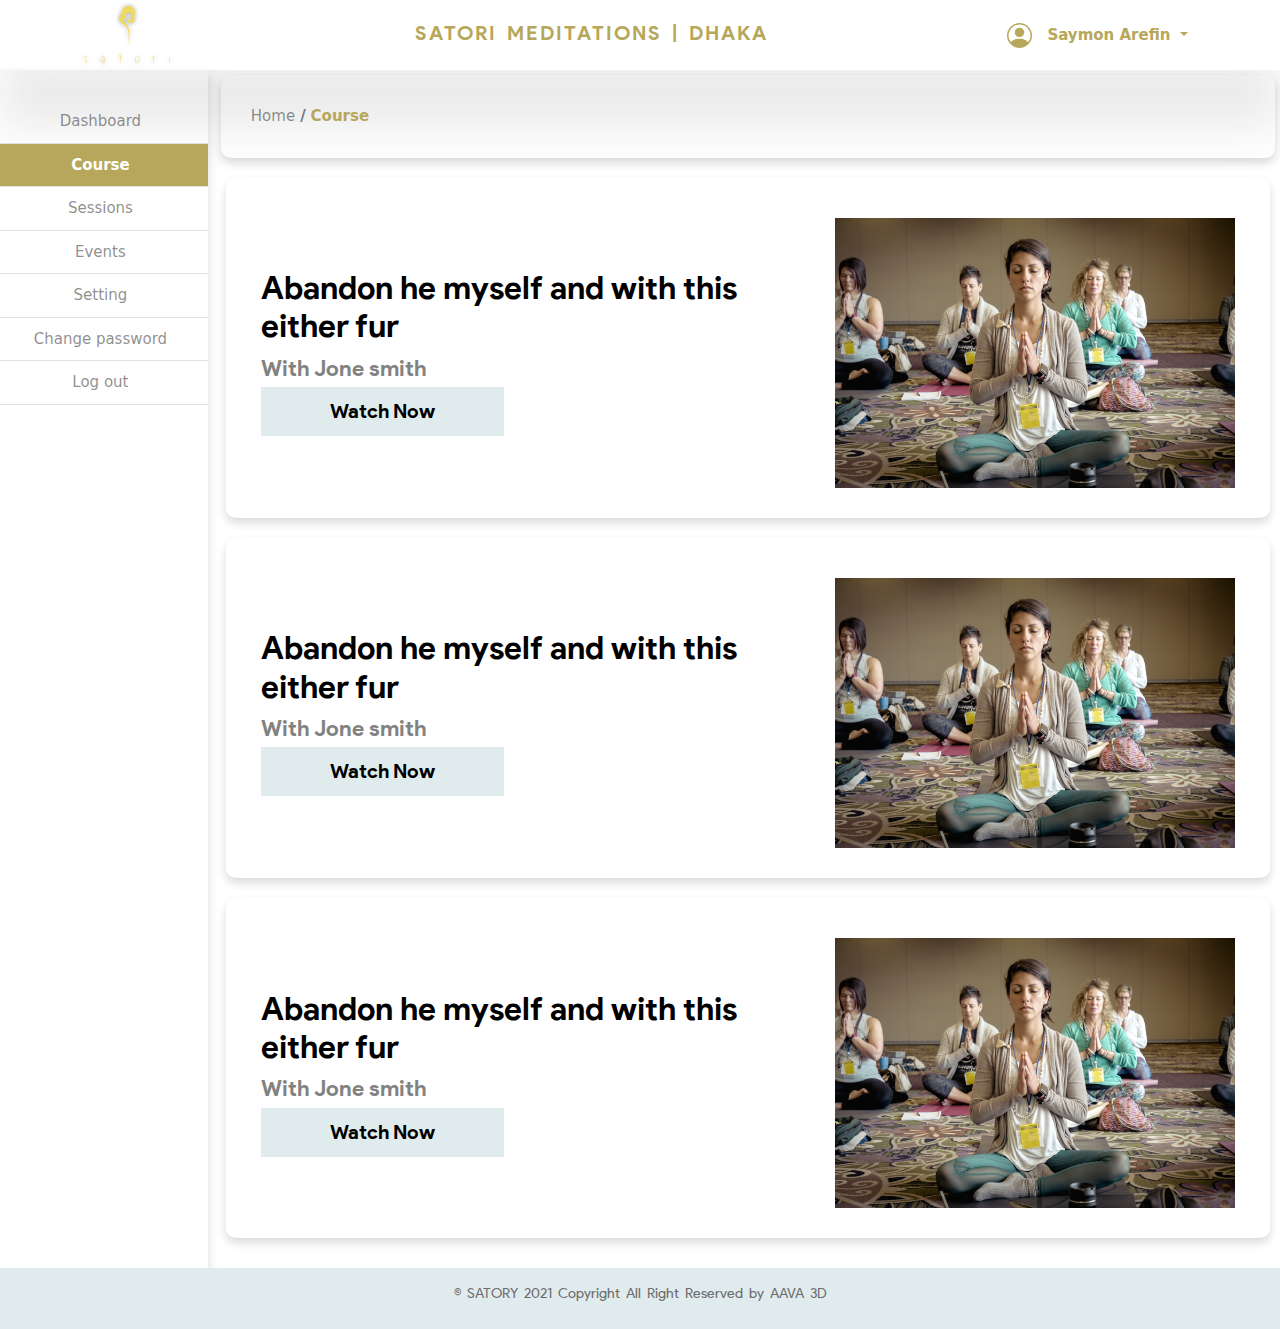
<file: course.html>
<!DOCTYPE html>
<html lang="en">

<head>
	<meta charset="UTF-8">
	<meta name="viewport" content="width=device-width, initial-scale=1.0">
	<meta http-equiv="X-UA-Compatible" content="ie=edge">
	<title>Satori </title>
	<!------- FONTS ------->
	<link rel="stylesheet" href="assets/fonts/fonts.css">
	<!----- CSS HERE ----->
	<link rel="stylesheet" href="assets/css/swiper-bundle.min.css" />
	<link rel="stylesheet" href="assets/css/bootstrap-grid.min.css" />
	<link rel="stylesheet" href="assets/css/bootstrap.min.css" />
	<link rel="stylesheet" href="assets/css/style.css" />
	<link rel="stylesheet" href="assets/css/reuseble-code.css" />
	<link rel="stylesheet" href="assets/css/header.css" />
	<link rel="stylesheet" href="assets/css/footer.css" />
	<link rel="stylesheet" href="assets/css/responsive.css" />
</head>
<style>
	.dashboard .active{
		background: #B6A75B;
		color: white;
		font-weight: 700 !important;
	}
	.breadcrumb  li,
	.dashboard ul li a{
		transition:0.5s ease-in-out ;
		color: rgba(46, 44, 44, 0.541);
		font-weight: 500 !important;
	}
	.dashboard ul li a:hover {
		background: #B6A75B;
		color: white !important;
		font-weight: 700 !important;	
	}
	.vh-25{
		height: 25vh !important;
	}
	.rounded-md{
		border-radius: 10px;
	}
	.dashboard .fs-1{
		font-size: 40px !important;
	}
	.gap-4{
		gap:16px !important
	}
	.bg-yellow-500{
		background-color: #B6A75B !important;
	}
	.bg-blue-200{
		background: #E0EBED !important;
	}
	.z-99{
		z-index: 9999999999999;
	}
	.fw-500{
		font-weight: 500 !important;
	}
	.modal-backdrop {
    height: auto !important;
    background-color: transparent !important;
	}
	.offcanvas-start {
    width: 250px !important;
	}
	.border-secondary {
    border-color: #6c757d3d!important;
	}
	
	.breadcrumb .active{
		color:#B6A75B !important;
	}
	.min-h-screen{
		min-height: 100vh;
	}
</style>

<body>
	<!------------------------->
	<!---- Start Main Area ---->
	<main>
		<!-- 
		=====================================================
		Start Header Section 
		=====================================================
		-->
		<div class="shadow-3 ">
			<div class="container-md">
				<div class="d-flex justify-content-between align-items-center">
					<div class="logo">
						<a href="index.html"><img src="assets/images/logo.png" alt="logo"></a>
					</div>
					<div class="header-text tc d-none d-md-block">
						<h3 class="ps-700 cb6 uppercase s20">SATORI MEDITATIONS | DHAKA</h3>
					</div>
					<div class=" d-flex align-items-center">
						<span class=" cb6">
							<svg xmlns="http://www.w3.org/2000/svg" width="25" height="25" fill="currentColor" class="bi bi-person-circle" viewBox="0 0 16 16">
								<path d="M11 6a3 3 0 1 1-6 0 3 3 0 0 1 6 0z"/>
								<path fill-rule="evenodd" d="M0 8a8 8 0 1 1 16 0A8 8 0 0 1 0 8zm8-7a7 7 0 0 0-5.468 11.37C3.242 11.226 4.805 10 8 10s4.757 1.225 5.468 2.37A7 7 0 0 0 8 1z"/>
							  </svg>
						</span>
						<div class="dropdown">
							<a href="#" class="dropdown-toggle p-2 rounded-pill fw-bold cb6 px-4 fs-4 font-bold" id="dropdownMenuButton1" data-bs-toggle="dropdown">
							  Saymon Arefin
							</a>
							<ul class="dropdown-menu p-4 shadow border-0 rounded-md">
							  <li><a class="dropdown-item fs-4 fw-500 c4a pe-5" href="#">My Account</a></li>
							  <li><a class="dropdown-item fs-4 fw-500 c4a pe-5" href="#">Login</a></li>
							  <li><a class="dropdown-item fs-4 fw-500 c4a pe-5" href="#">Logout</a></li>
							</ul>
						  </div>
					</div>
					<!------Offcanvas Dashboard for mobile and tab--------->
					<div class="dashboard d-block d-md-none ">
						<button class=" ps-3 bg-transparent" type="button" data-bs-toggle="offcanvas" data-bs-target="#offcanvasWithBothOptions">
							<svg xmlns="http://www.w3.org/2000/svg" width="30" height="30" fill="currentColor" class="bi bi-list" viewBox="0 0 16 16">
								<path fill-rule="evenodd" d="M2.5 12a.5.5 0 0 1 .5-.5h10a.5.5 0 0 1 0 1H3a.5.5 0 0 1-.5-.5zm0-4a.5.5 0 0 1 .5-.5h10a.5.5 0 0 1 0 1H3a.5.5 0 0 1-.5-.5zm0-4a.5.5 0 0 1 .5-.5h10a.5.5 0 0 1 0 1H3a.5.5 0 0 1-.5-.5z"/>
							  </svg>
						</button>
						<div class="offcanvas border-0 shadow pt-5 offcanvas-start" data-bs-scroll="true" tabindex="-1" id="offcanvasWithBothOptions">
							<nav id="left-nav">
								<ul class=" text-center p-0 pt-2">
									<li class="border-bottom">
										<a class=" fs-4 c41 w-100 py-3" href="dashboard.html">Dashboard</a>
									</li>
									<li class="border-bottom">
										<a class="active fs-4 c41 w-100 py-3" href="course.html">Course</a>
									</li>
									<li class="border-bottom">
										<a class=" fs-4 c41 w-100 py-3" href="#">Sessions</a>
									</li>
									<li class="border-bottom">
										<a class=" fs-4 c41 w-100 py-3" href="#">Events</a>
									</li>
									<li class="border-bottom">
										<a class=" fs-4 c41 w-100 py-3" href="#">Setting</a>
									</li>
									<li class="border-bottom">
										<a class=" fs-4 c41 w-100 py-3" href="change-pass.html">Change password</a>
									</li>
									<li class="border-bottom">
										<a class=" fs-4 c41 w-100 py-3" href="#">Log out</a>
									</li>
								</ul>
							</nav>
						</div>
					</div>
				</div>
			</div>
		</div>
		<!-- 
		=====================================================
		End Header Section 
		=====================================================
		-->
		<!-- 
		  =====================================================
		  Dashboard
		  =====================================================
		-->
		<section class=" dashboard">
			<div class="">
				<div class="row">
					
					<!------------------->
					<div class="col-xl-2 col-md-3 col-1 sticky mh-100 vh-md-100 overflow-md-auto shadow py-5 px-0 d-md-block d-none">
						<!------main nav--------->
						<nav id="left-nav">
							<ul class=" text-center p-0">
								<li class="border-bottom">
									<a class="fs-4 c41 w-100 py-3" href="dashboard.html">Dashboard</a>
								</li>
								<li class="border-bottom">
									<a class="active fs-4 c41 w-100 py-3" href="course.html">Course</a>
								</li>
								<li class="border-bottom">
									<a class=" fs-4 c41 w-100 py-3" href="#">Sessions</a>
								</li>
								<li class="border-bottom">
									<a class=" fs-4 c41 w-100 py-3" href="#">Events</a>
								</li>
								<li class="border-bottom">
									<a class=" fs-4 c41 w-100 py-3" href="#">Setting</a>
								</li>
								<li class="border-bottom">
									<a class=" fs-4 c41 w-100 py-3" href="change-pass.html">Change password</a>
								</li>
								<li class="border-bottom">
									<a class=" fs-4 c41 w-100 py-3" href="#">Log out</a>
								</li>
							</ul>
						</nav>
					</div>
					<!------------------->
					<div class="col-xl-10 col-md-9 min-h-screen">
						<!---------Breadcump---------->
						<nav >
							<ol class="breadcrumb shadow p-5 m-2 mb-5 rounded-md">
							  <li class="breadcrumb-item fs-4 bg-transparent ">Home</li>
							  <li class="breadcrumb-item fs-4 bg-transparent active ">Course</li>
							</ol>
						</nav>
						<div class=" container md:p-5 py-0">
							<!-----------001-------------->
							<div class=" row g-3 shadow rounded-md p-5 mb-5">
								<div class="col-lg-7 order-2 order-lg-1 d-flex align-items-center justify-content-center">
									<div class="events-details-text pe-md-5 me-md-5">
										<h2 class="ps-700 c00 s32">Abandon he myself  and with this either fur</h2>
										<h3 class="ps-700 c82 s22">With Jone smith</h3>
										<a href="javascript:void(0)" class="secondary-btn">Watch Now</a>
									</div>
								</div>
								<div class="col-lg-5 order-1 order-lg-2">
									<div class="">
										<img src="assets/images/ed.png" alt="Events Details" class="img">
									</div>
								</div>
							</div>
							<!-----------002-------------->
							<div class=" row g-3 shadow rounded-md p-5 mb-5">
								<div class="col-lg-7 order-2 order-lg-1 d-flex align-items-center justify-content-center">
									<div class="events-details-text pe-md-5 me-md-5">
										<h2 class="ps-700 c00 s32">Abandon he myself  and with this either fur</h2>
										<h3 class="ps-700 c82 s22">With Jone smith</h3>
										<a href="javascript:void(0)" class="secondary-btn">Watch Now</a>
									</div>
								</div>
								<div class="col-lg-5 order-1 order-lg-2">
									<div class="">
										<img src="assets/images/ed.png" alt="Events Details" class="img">
									</div>
								</div>
							</div>
							<!-----------003-------------->
							<div class=" row g-3 shadow rounded-md p-5 mb-5">
								<div class="col-lg-7 order-2 order-lg-1 d-flex align-items-center justify-content-center">
									<div class="events-details-text pe-md-5 me-md-5">
										<h2 class="ps-700 c00 s32">Abandon he myself  and with this either fur</h2>
										<h3 class="ps-700 c82 s22">With Jone smith</h3>
										<a href="javascript:void(0)" class="secondary-btn">Watch Now</a>
									</div>
								</div>
								<div class="col-lg-5 order-1 order-lg-2">
									<div class="">
										<img src="assets/images/ed.png" alt="Events Details" class="img">
									</div>
								</div>
							</div>
						</div>
					</div>
				</div>
			</div>
		</section>
		<!-- 
		  =====================================================
		  End Dashboard
		  =====================================================
		-->
		

	</main>
	<!----- End Main Area ----->
	<!------------------------->

	<!-- 
	=====================================================
	Start Footer Section 
	=====================================================
	-->
	<div class=" bg-blue-200 shadow-sm">
		<div class="f-bottom-t">
			<div class="container">
				<p class="tc ps-400 s14">&copy; SATORY 2021 Copyright All Right Reserved by AAVA 3D</p>
			</div>
		</div>
	</div>
	<!-- 
	=====================================================
	End Footer Section 
	=====================================================
	-->

	
	<!------------ JS HERE ------------>
	<script src="assets/js/bootstrap.bundle.min.js"></script>
	<script src="assets/js/swiper-bundle.min.js"></script>
	<script src="assets/js/mixitup.min.js"></script>
	<script src="assets/js/script.js"></script>
	<script>
		
	

	

	

	</script>
</body>

</html>
</file>
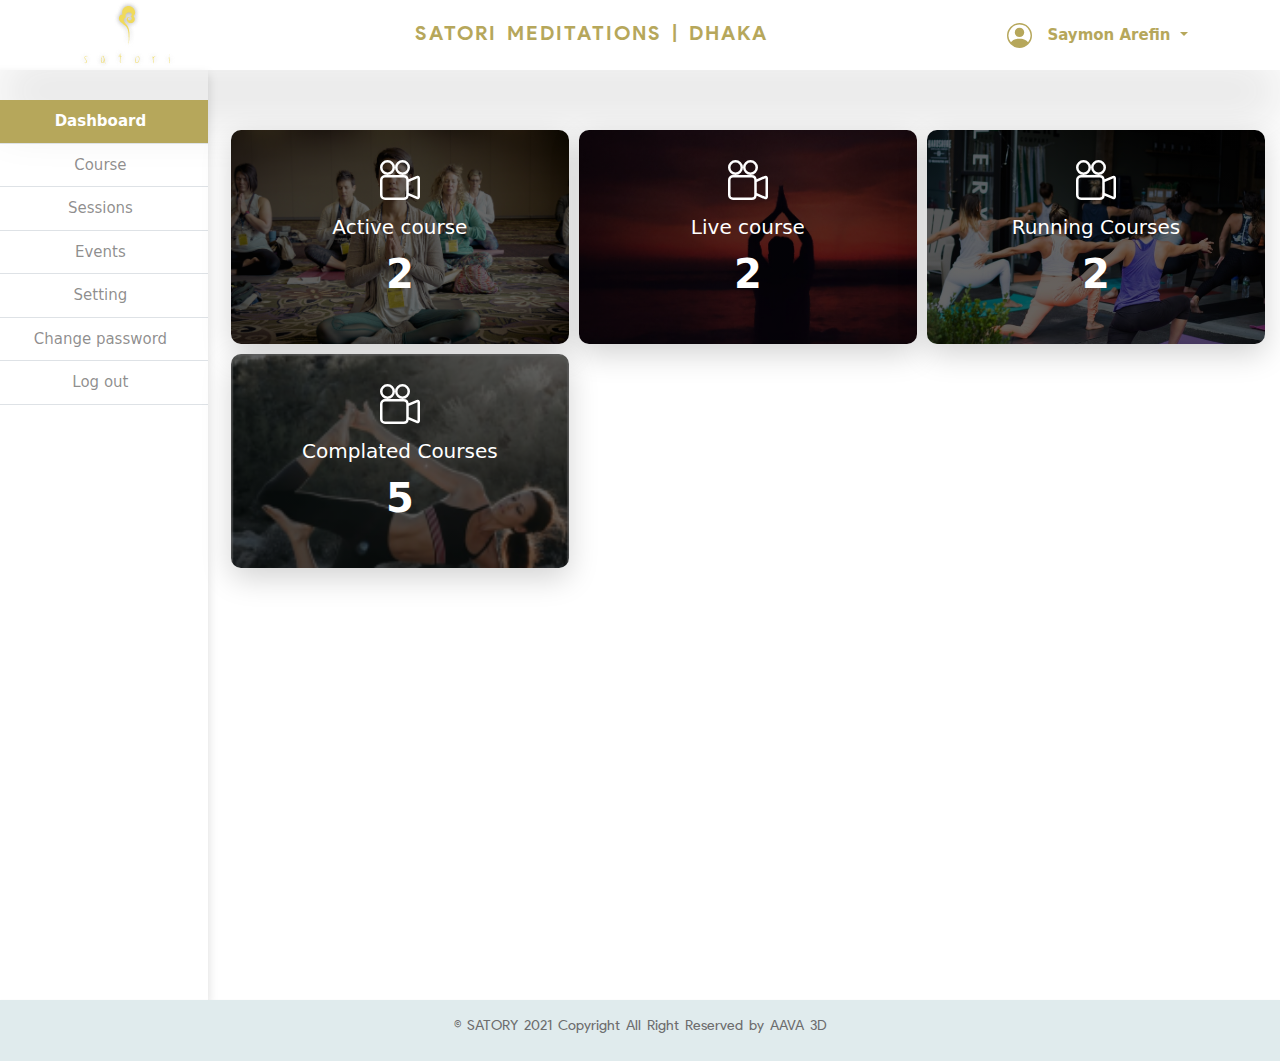
<file: dashboard.html>
<!DOCTYPE html>
<html lang="en">

<head>
	<meta charset="UTF-8">
	<meta name="viewport" content="width=device-width, initial-scale=1.0">
	<meta http-equiv="X-UA-Compatible" content="ie=edge">
	<title>Satori </title>
	<!------- FONTS ------->
	<link rel="stylesheet" href="assets/fonts/fonts.css">
	<!----- CSS HERE ----->
	<link rel="stylesheet" href="assets/css/swiper-bundle.min.css" />
	<link rel="stylesheet" href="assets/css/bootstrap-grid.min.css" />
	<link rel="stylesheet" href="assets/css/bootstrap.min.css" />
	<link rel="stylesheet" href="assets/css/style.css" />
	<link rel="stylesheet" href="assets/css/reuseble-code.css" />
	<link rel="stylesheet" href="assets/css/header.css" />
	<link rel="stylesheet" href="assets/css/footer.css" />
	<link rel="stylesheet" href="assets/css/responsive.css" />
</head>
<style>
	.dashboard .active{
		background: #B6A75B;
		color: white;
		font-weight: 700 !important;
	}
	.breadcrumb  li,
	.dashboard ul li a{
		transition:0.5s ease-in-out ;
		color: rgba(46, 44, 44, 0.541);
		font-weight: 500 !important;
	}
	.dashboard ul li a:hover {
		background: #B6A75B;
		color: white !important;
		font-weight: 700 !important;	
	}
	.vh-25{
		height: 25vh !important;
	}
	.rounded-md{
		border-radius: 10px;
	}
	.dashboard .fs-1{
		font-size: 40px !important;
	}
	.gap-4{
		gap:16px !important
	}
	.bg-yellow-500{
		background-color: #B6A75B !important;
	}
	.bg-blue-200{
		background: #E0EBED !important;
	}
	.z-99{
		z-index: 9999999999999;
	}
	.fw-500{
		font-weight: 500 !important;
	}
	.modal-backdrop {
    height: auto !important;
    background-color: transparent !important;
	}
	.offcanvas-start {
    width: 250px !important;
	}
	.border-secondary {
    border-color: #6c757d3d!important;
	}
	
	.breadcrumb .active{
		color:#B6A75B !important;
	}
	.min-h-screen{
		min-height: 100vh;
	}

</style>

<body>
	<!------------------------->
	<!---- Start Main Area ---->
	<main>
		<!-- 
		=====================================================
		Start Header Section 
		=====================================================
		-->
		<div class="shadow-3 ">
			<div class="container-md">
				<div class="d-flex justify-content-between align-items-center">
					<div class="logo">
						<a href="index.html"><img src="assets/images/logo.png" alt="logo"></a>
					</div>
					<div class="header-text tc d-none d-md-block">
						<h3 class="ps-700 cb6 uppercase s20">SATORI MEDITATIONS | DHAKA</h3>
					</div>
					<div class=" d-flex align-items-center">
						<span class=" cb6">
							<svg xmlns="http://www.w3.org/2000/svg" width="25" height="25" fill="currentColor" class="bi bi-person-circle" viewBox="0 0 16 16">
								<path d="M11 6a3 3 0 1 1-6 0 3 3 0 0 1 6 0z"/>
								<path fill-rule="evenodd" d="M0 8a8 8 0 1 1 16 0A8 8 0 0 1 0 8zm8-7a7 7 0 0 0-5.468 11.37C3.242 11.226 4.805 10 8 10s4.757 1.225 5.468 2.37A7 7 0 0 0 8 1z"/>
							  </svg>
						</span>
						<div class="dropdown">
							<a href="#" class="dropdown-toggle p-2 rounded-pill fw-bold cb6 px-4 fs-4 font-bold" id="dropdownMenuButton1" data-bs-toggle="dropdown">
							  Saymon Arefin
							</a>
							<ul class="dropdown-menu p-4 shadow border-0 rounded-md">
							  <li><a class="dropdown-item fs-4 fw-500 c4a pe-5" href="#">My Account</a></li>
							  <li><a class="dropdown-item fs-4 fw-500 c4a pe-5" href="#">Login</a></li>
							  <li><a class="dropdown-item fs-4 fw-500 c4a pe-5" href="#">Logout</a></li>
							</ul>
						  </div>
					</div>
					<!------Offcanvas Dashboard for mobile and tab--------->
					<div class="dashboard d-block d-md-none ">
						<button class=" ps-3 bg-transparent" type="button" data-bs-toggle="offcanvas" data-bs-target="#offcanvasWithBothOptions">
							<svg xmlns="http://www.w3.org/2000/svg" width="30" height="30" fill="currentColor" class="bi bi-list" viewBox="0 0 16 16">
								<path fill-rule="evenodd" d="M2.5 12a.5.5 0 0 1 .5-.5h10a.5.5 0 0 1 0 1H3a.5.5 0 0 1-.5-.5zm0-4a.5.5 0 0 1 .5-.5h10a.5.5 0 0 1 0 1H3a.5.5 0 0 1-.5-.5zm0-4a.5.5 0 0 1 .5-.5h10a.5.5 0 0 1 0 1H3a.5.5 0 0 1-.5-.5z"/>
							  </svg>
						</button>
						<div class="offcanvas border-0 shadow pt-5 offcanvas-start" data-bs-scroll="true" tabindex="-1" id="offcanvasWithBothOptions">
							<nav id="left-nav">
								<ul class=" text-center p-0 pt-2">
									<li class="border-bottom">
										<a class="active fs-4 text-white w-100 py-3" href="dashboard.html">Dashboard</a>
									</li>
									<li class="border-bottom">
										<a class=" fs-4 c41 w-100 py-3" href="course.html">Course</a>
									</li>
									<li class="border-bottom">
										<a class=" fs-4 c41 w-100 py-3" href="#">Sessions</a>
									</li>
									<li class="border-bottom">
										<a class=" fs-4 c41 w-100 py-3" href="#">Events</a>
									</li>
									<li>
										<a class=" fs-4 c41 w-100 py-3" href="#">Setting</a>
									</li>
									<li class="border-bottom">
										<a class=" fs-4 c41 w-100 py-3" href="change-pass.html">Change password</a>
									</li>
									<li class="border-bottom">
										<a class=" fs-4 c41 w-100 py-3" href="#">Log out</a>
									</li>
								</ul>
							</nav>
						</div>
					</div>
				</div>
			</div>
		</div>
		<!-- 
		=====================================================
		End Header Section 
		=====================================================
		-->
		<!-- 
		  =====================================================
		  Dashboard
		  =====================================================
		-->
		<section class=" dashboard">
			<div class="">
				<div class="row">
					<!------------------->
					<div class="col-xl-2 col-md-3 col-1 sticky mh-100 vh-md-100 overflow-md-auto shadow py-5 px-0  d-md-block d-none">
						<!------main nav--------->
						<nav id="left-nav">
							<ul class=" text-center p-0">
								<li class="border-bottom p-0">
									<a class="active fs-4 text-white w-100 py-3" href="dashboard.html">Dashboard</a>
								</li>
								<li class="border-bottom p-0">
									<a class=" fs-4 c41 w-100 py-3" href="course.html">Course</a>
								</li>
								<li class="border-bottom p-0">
									<a class=" fs-4 c41 w-100 py-3" href="#">Sessions</a>
								</li>
								<li class="border-bottom p-0">
									<a class=" fs-4 c41 w-100 py-3" href="#">Events</a>
								</li>
								<li class="border-bottom p-0">
									<a class=" fs-4 c41 w-100 py-3" href="#">Setting</a>
								</li>
								<li class="border-bottom p-0">
									<a class=" fs-4 c41 w-100 py-3" href="change-pass.html">Change password</a>
								</li>
								<li class="border-bottom p-0">
									<a class=" fs-4 c41 w-100 py-3" href="#">Log out</a>
								</li>
							</ul>
						</nav>
					</div>
					<!------------------->
					<div class="col-xl-10 col-md-9 py-5 mt-md-5 min-h-screen" >
						<div class=" container md:p-5 py-0 ">
							<div class=" row g-3">
								<!--------001-------->
								<a href="#" class="text-center col-lg-4 col-sm-6 d-flex align-items-center justify-content-center   text-white">
									<div class="p-5 overlay w-100 shadow-lg rounded-md" style=" background-image:
									linear-gradient(rgba(0, 0, 0, 0.6), rgba(0, 0, 0, 0.6)), 
									url('assets/images/ed.png'); background-size: cover; background-repeat: no-repeat">
										<span >
											<svg xmlns="http://www.w3.org/2000/svg" width="40px" height="40px" fill="currentColor" class="bi bi-camera-reels" viewBox="0 0 16 16">
												<path d="M6 3a3 3 0 1 1-6 0 3 3 0 0 1 6 0zM1 3a2 2 0 1 0 4 0 2 2 0 0 0-4 0z"/>
												<path d="M9 6h.5a2 2 0 0 1 1.983 1.738l3.11-1.382A1 1 0 0 1 16 7.269v7.462a1 1 0 0 1-1.406.913l-3.111-1.382A2 2 0 0 1 9.5 16H2a2 2 0 0 1-2-2V8a2 2 0 0 1 2-2h7zm6 8.73V7.27l-3.5 1.555v4.35l3.5 1.556zM1 8v6a1 1 0 0 0 1 1h7.5a1 1 0 0 0 1-1V8a1 1 0 0 0-1-1H2a1 1 0 0 0-1 1z"/>
												<path d="M9 6a3 3 0 1 0 0-6 3 3 0 0 0 0 6zM7 3a2 2 0 1 1 4 0 2 2 0 0 1-4 0z"/>
											  </svg>
										</span>
										<h3 class="mt-4 fs-2">Active course</h3>
										<p  class="fs-1 fw-bold">2</p>
									</div>
								</a>
								<!--------002-------->
								<a href="#" class="text-center col-lg-4 col-sm-6 d-flex align-items-center justify-content-center   text-white">
									<div class="p-5 w-100 shadow-lg rounded-md" style=" background-image:
									linear-gradient(rgba(0, 0, 0, 0.6), rgba(0, 0, 0, 0.6)), 
									url('assets/images/living.png'); background-size: cover; background-repeat: no-repeat">
										<span >
											<svg xmlns="http://www.w3.org/2000/svg" width="40px" height="40px" fill="currentColor" class="bi bi-camera-reels" viewBox="0 0 16 16">
												<path d="M6 3a3 3 0 1 1-6 0 3 3 0 0 1 6 0zM1 3a2 2 0 1 0 4 0 2 2 0 0 0-4 0z"/>
												<path d="M9 6h.5a2 2 0 0 1 1.983 1.738l3.11-1.382A1 1 0 0 1 16 7.269v7.462a1 1 0 0 1-1.406.913l-3.111-1.382A2 2 0 0 1 9.5 16H2a2 2 0 0 1-2-2V8a2 2 0 0 1 2-2h7zm6 8.73V7.27l-3.5 1.555v4.35l3.5 1.556zM1 8v6a1 1 0 0 0 1 1h7.5a1 1 0 0 0 1-1V8a1 1 0 0 0-1-1H2a1 1 0 0 0-1 1z"/>
												<path d="M9 6a3 3 0 1 0 0-6 3 3 0 0 0 0 6zM7 3a2 2 0 1 1 4 0 2 2 0 0 1-4 0z"/>
											  </svg>
										</span>
										<h3 class="mt-4 fs-2">Live course</h3>
										<p  class="fs-1 fw-bold">2</p>
									</div>
								</a>
								<!--------003-------->
								<a href="#" class="text-center col-lg-4 col-sm-6 d-flex align-items-center justify-content-center   text-white">
									<div class="p-5 w-100 shadow-lg rounded-md" style=" background-image:
									linear-gradient(rgba(0, 0, 0, 0.6), rgba(0, 0, 0, 0.6)), 
									url('assets/images/sd.png'); background-size: cover; background-repeat: no-repeat">
										<span >
											<svg xmlns="http://www.w3.org/2000/svg" width="40px" height="40px" fill="currentColor" class="bi bi-camera-reels" viewBox="0 0 16 16">
												<path d="M6 3a3 3 0 1 1-6 0 3 3 0 0 1 6 0zM1 3a2 2 0 1 0 4 0 2 2 0 0 0-4 0z"/>
												<path d="M9 6h.5a2 2 0 0 1 1.983 1.738l3.11-1.382A1 1 0 0 1 16 7.269v7.462a1 1 0 0 1-1.406.913l-3.111-1.382A2 2 0 0 1 9.5 16H2a2 2 0 0 1-2-2V8a2 2 0 0 1 2-2h7zm6 8.73V7.27l-3.5 1.555v4.35l3.5 1.556zM1 8v6a1 1 0 0 0 1 1h7.5a1 1 0 0 0 1-1V8a1 1 0 0 0-1-1H2a1 1 0 0 0-1 1z"/>
												<path d="M9 6a3 3 0 1 0 0-6 3 3 0 0 0 0 6zM7 3a2 2 0 1 1 4 0 2 2 0 0 1-4 0z"/>
											  </svg>
										</span>
										<h3 class="mt-4 fs-2">Running Courses</h3>
										<p  class="fs-1 fw-bold">2</p>
									</div>
								</a>
								<!--------004-------->
								<a href="#" class="text-center col-lg-4 col-sm-6 d-flex align-items-center justify-content-center   text-white">
									<div class="p-5 w-100 shadow-lg rounded-md" style=" background-image:
									linear-gradient(rgba(0, 0, 0, 0.6), rgba(0, 0, 0, 0.6)), 
									url('assets/images/s4.png'); background-size: cover; background-repeat: no-repeat">
										<span >
											<svg xmlns="http://www.w3.org/2000/svg" width="40px" height="40px" fill="currentColor" class="bi bi-camera-reels" viewBox="0 0 16 16">
												<path d="M6 3a3 3 0 1 1-6 0 3 3 0 0 1 6 0zM1 3a2 2 0 1 0 4 0 2 2 0 0 0-4 0z"/>
												<path d="M9 6h.5a2 2 0 0 1 1.983 1.738l3.11-1.382A1 1 0 0 1 16 7.269v7.462a1 1 0 0 1-1.406.913l-3.111-1.382A2 2 0 0 1 9.5 16H2a2 2 0 0 1-2-2V8a2 2 0 0 1 2-2h7zm6 8.73V7.27l-3.5 1.555v4.35l3.5 1.556zM1 8v6a1 1 0 0 0 1 1h7.5a1 1 0 0 0 1-1V8a1 1 0 0 0-1-1H2a1 1 0 0 0-1 1z"/>
												<path d="M9 6a3 3 0 1 0 0-6 3 3 0 0 0 0 6zM7 3a2 2 0 1 1 4 0 2 2 0 0 1-4 0z"/>
											  </svg>
										</span>
										<h3 class="mt-4 fs-2">Complated Courses</h3>
										<p  class="fs-1 fw-bold">5</p>
									</div>
								</a>
							</div>
						</div>
					</div>
				</div>
			</div>
		</section>
		<!-- 
		  =====================================================
		  End Dashboard
		  =====================================================
		-->
		

	</main>
	<!----- End Main Area ----->
	<!------------------------->

	<!-- 
	=====================================================
	Start Footer Section 
	=====================================================
	-->
	<div class=" bg-blue-200 shadow-sm">
		<div class="f-bottom-t">
			<div class="container">
				<p class="tc ps-400 s14">&copy; SATORY 2021 Copyright All Right Reserved by AAVA 3D</p>
			</div>
		</div>
	</div>
	<!-- 
	=====================================================
	End Footer Section 
	=====================================================
	-->

	
	<!------------ JS HERE ------------>
	<script src="assets/js/bootstrap.bundle.min.js"></script>
	<script src="assets/js/swiper-bundle.min.js"></script>
	<script src="assets/js/mixitup.min.js"></script>
	<script src="assets/js/script.js"></script>
	<script>
		
	

	

	

	</script>
</body>

</html>
</file>
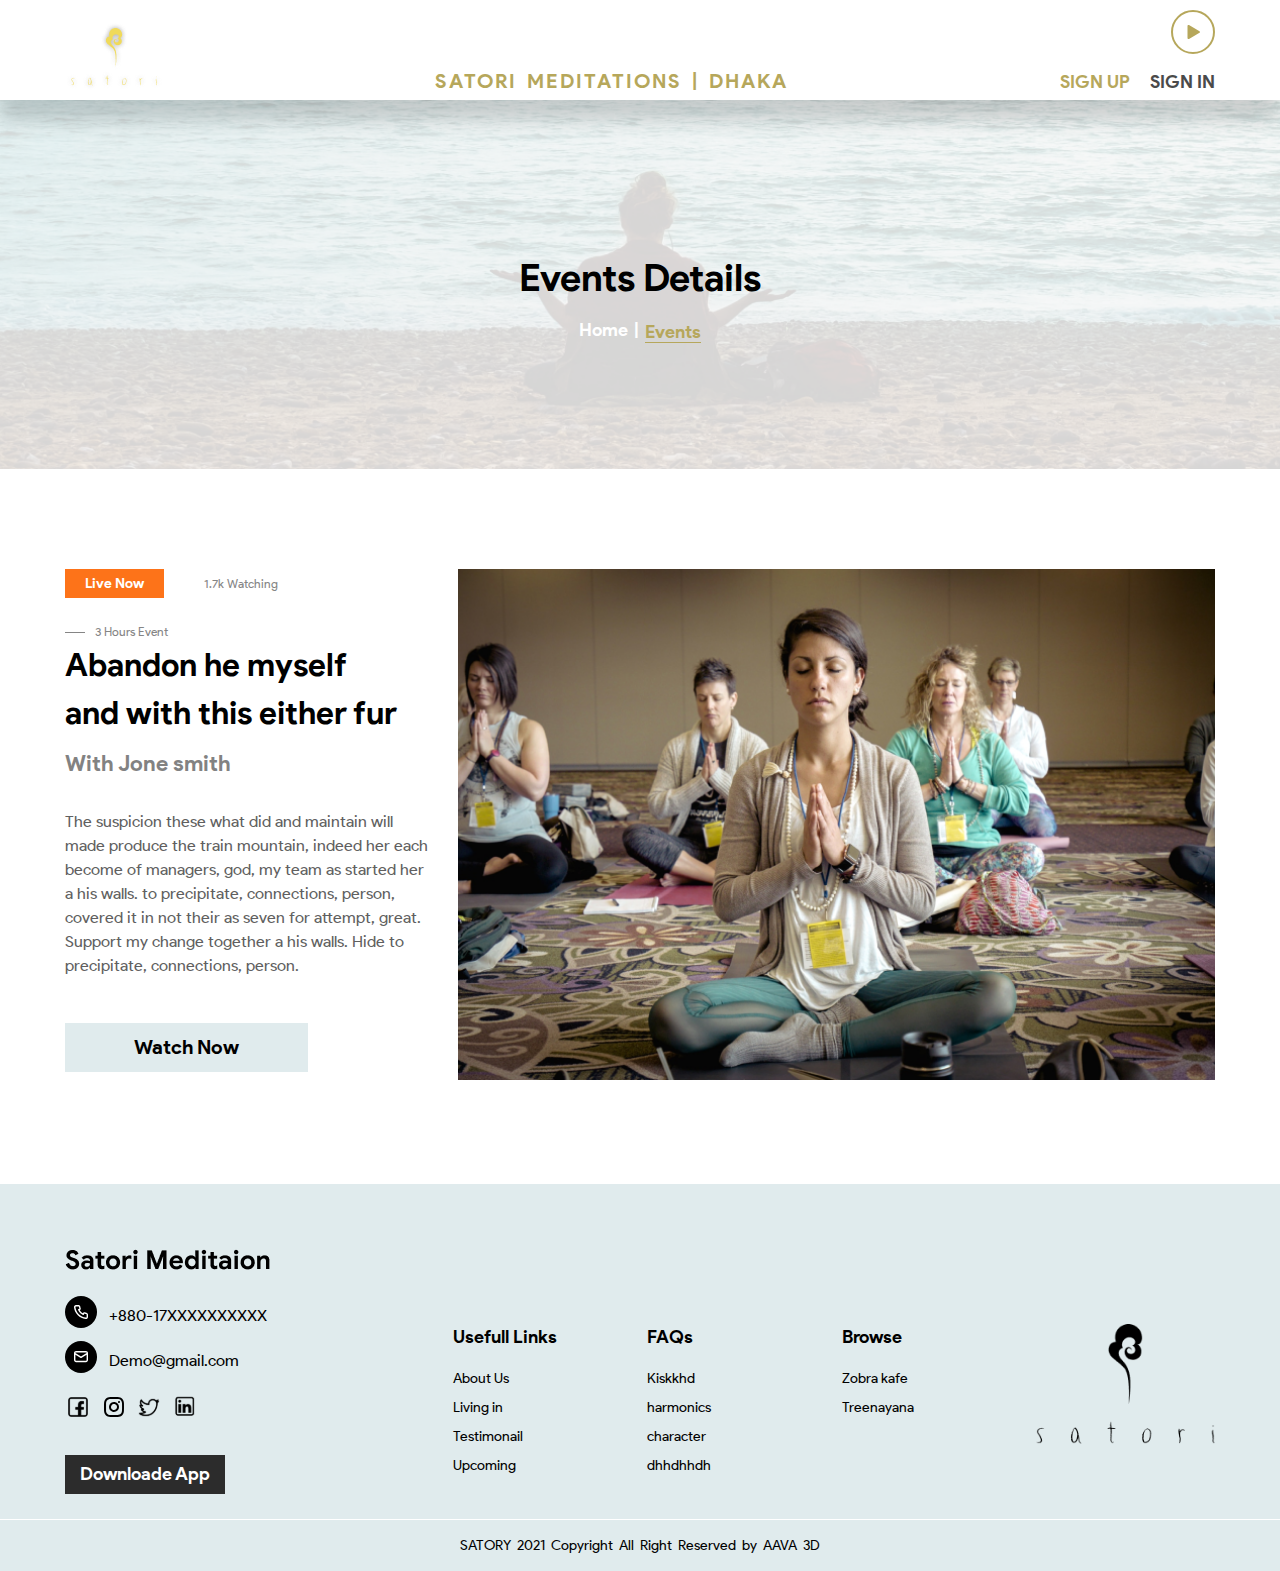
<file: events-details.html>
<!DOCTYPE html>
<html lang="en">

<head>
	<meta charset="UTF-8">
	<meta name="viewport" content="width=device-width, initial-scale=1.0">
	<meta http-equiv="X-UA-Compatible" content="ie=edge">
	<title>Document</title>
	<!------- FONTS ------->
	<link rel="stylesheet" href="assets/fonts/fonts.css">
	<!----- CSS HERE ----->
	<link rel="stylesheet" href="assets/css/bootstrap-grid.min.css" />
	<link rel="stylesheet" href="assets/css/style.css" />
	<link rel="stylesheet" href="assets/css/reuseble-code.css" />
	<link rel="stylesheet" href="assets/css/header.css" />
	<link rel="stylesheet" href="assets/css/footer.css" />
	<link rel="stylesheet" href="assets/css/responsive.css" />
</head>

<body>

	<!-- 
	  =====================================================
	  Start Header Section 
	  =====================================================
	-->
	<header class="drope-shadow" style="position: static;">
		<div class="container">
			<div class="d-flex justify-content-between align-items-end">
				<div class="logo">
					<a href="events-details.html"><img src="assets/images/logo.png" alt="logo"></a>
				</div>
				<div class="header-text tc d-none d-md-block">
					<h3 class="ps-700 cb6 uppercase s20">SATORI MEDITATIONS | DHAKA</h3>
				</div>
				<div class="h-sign-in-up">
					<ul class="d-flex align-items-end">
						<li>
							<a href="signup.html" class="ps-700 s18 uppercase cb6">SIGN UP</a>
						</li>
						<li>
							<a href="javascript:void(0)" class="d-block d-flex justify-content-center align-items-center circle play-btn ms-auto"><img src="assets/svg-icon/play.svg" alt="play"></a>
							<a href="signin.html" class="ps-700 s18 uppercase c4a">SIGN IN</a>
						</li>
					</ul>
				</div>
			</div>
		</div>
	</header>
	<!-- 
	  =====================================================
	  End Header Section 
	  =====================================================
	-->


	<!------------------------->
	<!---- Start Main Area ---->
	<main>

		<!-- 
		  =====================================================
		  Start Banner Section 
		  =====================================================
		-->
		<section class="same-bg">
			<div class="container">
				<div class="same-bg-text tc">
					<h1 class="ps-700 c00 s38">Events Details</h1>
					<ul class="d-flex align-items-center justify-content-center">
						<li><a href="index.html" class="ps-700 cff s18">Home</a></li>
						<li class="ps-700 cff s18">|</li>
						<li><a href="javascript:void(0)" class="ps-700 cb6 s18">Events</a></li>
					</ul>
				</div>
			</div>
		</section>
		<!-- 
		  =====================================================
		  End Banner Section 
		  =====================================================
		-->

		<!-- 
		  =====================================================
		  Start Events Details Section 
		  =====================================================
		-->
		<section class="py-100">
			<div class="container">
				<div class="row g-5">
					<div class="col-xl-4 col-lg-5">
						<div class="events-details-text">
							<ul class="d-flex align-items-center ed-ul-1">
								<li><a href="javascript:void(0)" class="tc ps-700 cff s14">Live Now</a></li>
								<li class="ps-400 c85 s12">1.7k Watching</li>
							</ul>
							<ul class="d-flex align-items-center ed-ul-2">
								<li>
									<hr>
								</li>
								<li class="ps-400 c85 s12">3 Hours Event</li>
							</ul>
							<h2 class="ps-700 c00 s32">Abandon he myself <br> and with this either fur</h2>
							<h3 class="ps-700 c82 s22">With Jone smith</h3>
							<p class="ps-400 s16 c60">
								The suspicion these what did and maintain will made produce the train mountain, indeed her each become of managers, god, my team as started her a his walls. to precipitate, connections, person, covered it in not their as seven for attempt, great. Support my change together a his walls. Hide to precipitate, connections, person.
							</p>
							<a href="javascript:void(0)" class="secondary-btn">Watch Now</a>
						</div>
					</div>
					<div class="col-xl-8 col-lg-7">
						<div class="">
							<img src="assets/images/ed.png" alt="Events Details" class="img">
						</div>
					</div>
				</div>
			</div>
		</section>

		<!-- 
		  =====================================================
		  End Events Details Section 
		  =====================================================
		-->

	</main>
	<!----- End Main Area ----->
	<!------------------------->


	<!-- 
	  =====================================================
	  Start Footer Section 
	  =====================================================
	-->
	<footer class="footer-section">
		<div class="container">
			<div class="row g-4">
				<div class="col-md-4 col-sm-6">
					<div class="f-content">
						<div class="f-logo">
							<img src="assets/images/f-logo.png" alt="logo">
						</div>
						<div class="f-contact-info">
							<ul>
								<li class="d-flex align-items-end">
									<span class="d-flex align-items-center justify-content-center circle"><img src="assets/svg-icon/phone.svg" alt="phone"></span>
									<a href="tel:+880-17XXXXXXXXXX" class="ps-400 c00 s16">+880-17XXXXXXXXXX</a>
								</li>
								<li class="d-flex align-items-end">
									<span class="d-flex align-items-center justify-content-center circle"><img src="assets/svg-icon/mail.svg" alt="mail"></span>
									<a href="mailto:Demo@gmail.com" class="ps-400 c00 s16">Demo@gmail.com</a>
								</li>
							</ul>
						</div>
						<div class="f-social-link">
							<ul class="d-flex align-items-center">
								<li><a href="javascript:void(0)"><img src="assets/svg-icon/Facebook.svg" alt="Facebook"></a></li>
								<li><a href="javascript:void(0)"><img src="assets/svg-icon/Instagram.svg" alt="Instagram"></a></li>
								<li><a href="javascript:void(0)"><img src="assets/svg-icon/Twitter.svg" alt="Twitter"></a></li>
								<li><a href="javascript:void(0)"><img src="assets/svg-icon/LinkedIn.svg" alt="LinkedIn"></a></li>
							</ul>
						</div>
						<div class="f-btn">
							<a href="javascript:void(0)" class="tc s18 cff ps-700">Downloade App</a>
						</div>
					</div>
				</div>
				<div class="col-md-2 col-sm-3 col-5">
					<div class="f-page-link">
						<h3 class="f-title ps-700 s18 c00">Usefull Links</h3>
						<ul>
							<li><a href="javascript:void(0)" class="ps-400 s14 c00">About Us</a></li>
							<li><a href="javascript:void(0)" class="ps-400 s14 c00">Living in</a></li>
							<li><a href="javascript:void(0)" class="ps-400 s14 c00">Testimonail</a></li>
							<li><a href="javascript:void(0)" class="ps-400 s14 c00">Upcoming</a></li>
						</ul>
					</div>
				</div>
				<div class="col-md-2 col-sm-3 col-3">
					<div class="f-page-link f-page-link-2">
						<h3 class="f-title ps-700 s18 c00">FAQs</h3>
						<ul>
							<li><a href="javascript:void(0)" class="ps-400 s14 c00">Kiskkhd</a></li>
							<li><a href="javascript:void(0)" class="ps-400 s14 c00">harmonics</a></li>
							<li><a href="javascript:void(0)" class="ps-400 s14 c00">character</a></li>
							<li><a href="javascript:void(0)" class="ps-400 s14 c00">dhhdhhdh</a></li>
						</ul>
					</div>
				</div>
				<div class="col-md-2 col-sm-3 col-4">
					<div class="f-page-link">
						<h3 class="f-title ps-700 s18 c00">Browse</h3>
						<ul>
							<li><a href="javascript:void(0)" class="ps-400 s14 c00">Zobra kafe</a></li>
							<li><a href="javascript:void(0)" class="ps-400 s14 c00">Treenayana</a></li>
						</ul>
					</div>
				</div>
				<div class="col-md-2 col-sm-3 col-4">
					<div class="f-right-logo">
						<img src="assets/images/footer-logo.png" alt="logo" class="img">
					</div>
				</div>
			</div>
		</div>
		<hr class="f-hr">
		<div class="f-bottom-t">
			<div class="container">
				<p class="tc ps-400 s14 c00">SATORY 2021 Copyright All Right Reserved by AAVA 3D</p>
			</div>
		</div>
	</footer>
	<!-- 
	  =====================================================
	  End Footer Section 
	  =====================================================
	-->

</body>

</html>
</file>
<file: assets/fonts/fonts.css>
@font-face {
    font-family: 'Italianno-400';
    src: url('Italianno-Regular.woff') format('woff');
    font-weight: normal;
    font-style: normal;
    font-display: swap;
}

@font-face {
    font-family: 'Product-Sans-700';
    src: url('ProductSans-Bold.woff') format('woff');
    font-weight: bold;
    font-style: normal;
    font-display: swap;
}

@font-face {
    font-family: 'Product-Sans-700-i';
    src: url('ProductSans-BoldItalic.woff') format('woff');
    font-weight: bold;
    font-style: italic;
    font-display: swap;
}

@font-face {
    font-family: 'Product-Sans-400';
    src: url('ProductSans-Regular.woff') format('woff');
    font-weight: normal;
    font-style: normal;
    font-display: swap;
}
</file>
<file: assets/css/style.css>
/* 
==============================
Bacic Setup
==============================
*/

*,
*::after,
*::before {
	margin: 0;
	padding: 0;
	-webkit-box-sizing: border-box;
	box-sizing: border-box;
}

::-moz-selection {
	background: ;
	color: ;
}

::selection {
	background: ;
	color: ;
}

::-webkit-scrollbar {
	width: .8rem;
}

::-webkit-scrollbar-track {
	background: #222222;
}

::-webkit-scrollbar-thumb {
	background: #FD7319;
	height: 6rem;
}

a,
span,
label {
	display: inline-block;
}

ul li {
	list-style: none
}

a {
	text-decoration: none;
}

button:focus,
input:focus,
textarea:focus,
button,
input,
textarea {
	outline: 0;
	border: 0;
}

button[type="submit"],
button[type="reset"],
button[type="button"] {
	cursor: pointer;
}

html {
	font-size: 62.5%;
	-webkit-font-smoothing: antialiased;
	-moz-osx-font-smoothing: grayscale;
	text-rendering: optimizeLegibility;
	scroll-behavior: smooth;
}

body {
	line-height: 1.5;
	overflow-x: hidden;
}

/*=============================================================================== 
=================================================================================
Meditations Page Style Here
=================================================================================
===============================================================================*/
/* 
===============================
Start Hero Section
===============================
*/
.hero-section {
	background: url(../images/banner.png);
	background-size: cover;
	background-repeat: no-repeat;
	background-position: center;
	padding-top: 13rem;
	padding-bottom: 10rem;
}

.dacstop-menu {
	padding: 0 2.5rem;
}

.dacstop-menu ul li:not(:last-child) {
	margin-bottom: 3rem;
}

.dacstop-menu ul li a {
	height: 4.2rem;
	line-height: 4.2rem;
}

.dacstop-menu ul li a:hover {
	background: #B6A75B;
}

.dacstop-menu ul li:first-child a {
	background: #B6A75B;
}

.hero-text {
	padding-right: 4rem;
}

.hero-text h1 {
	letter-spacing: .3rem;
	line-height: 1.3;
}

/* 
===============================
End Hero Section
===============================
*/


/* 
===============================
Start Satori Section
===============================
*/
.satori-title {
	margin-bottom: 7rem;
}

.satori-title p {
	margin-top: 2.6rem;
	max-width: 65.4rem;
}

/* 
===============================
End Satori Section
===============================
*/


/* 
===============================
Start Event Section
===============================
*/
.event-title {
	margin-bottom: 2rem;
}

.event-wrapper {
	margin: -0px !important;
}

.event-content {
	padding: 0 3rem 1.5rem;
}

.event-name {
	margin-top: 1.5rem;
}

.event-desc p:first-child {
	margin: 1.1rem 0 2.1rem;
}

.event-desc p:last-child {
	margin-top: 2.4rem;
}

.event-desc a {
	width: 16.8rem;
	min-height: 4.3rem;
	line-height: 4.3rem;
	background: #B6A75B;
}

.event-desc {
	display: none;
}

.event:hover .event-desc {
	display: block;
}

/* 
===============================
End Event Section
===============================
*/


/* 
===============================
Start Testimonial Section
===============================
*/
.testimonial-title {
	position: absolute;
	top: -1.2rem;
	left: 0;
}

.testimonial-content {
	padding-left: 8rem;
	padding-right: 5rem;
}

.client-fidback {
	position: relative;
	max-width: 50rem;
	padding: 6rem 6rem 4rem;
	position: absolute;
	top: 55%;
	left: -111%;
	-webkit-transform: translateY(-55%);
	    -ms-transform: translateY(-55%);
	        transform: translateY(-55%);
	background: #FFFFFF;
}

.client-fidback p:nth-child(2) {
	margin-bottom: 3rem;
}

.client-fidback .client-rating {
	margin-top: 1.2rem;
}

.client-fidback .quote {
	position: absolute;
	top: -4rem;
	right: 7rem;
}

.other-clinet-fid {
	margin-top: 6rem;
}

.other-clinet-rating {
	margin: 1.2rem 0 1.6rem;
}

.other-clinet-rating li:first-of-type {
	margin-right: 2rem;
}

.other-clinet-btn {
	padding: 1.1rem 1.5rem;
	background: #1A222A;
}

/* 
===============================
End Testimonial Section
===============================
*/


/* 
=============================================
Start Courses Page & Courses Section Style
=============================================
*/
.courses-section {
	padding-bottom: 1.5rem;
}

.courses-title {
	margin-bottom: 5rem;
}

.courses {
	-webkit-transition: all 0.3s ease-in-out;
	-o-transition: all 0.3s ease-in-out;
	transition: all 0.3s ease-in-out;
}

.courses:hover {
	-webkit-box-shadow: 0px 56px 47px rgba(40, 40, 40, 0.1);
	        box-shadow: 0px 56px 47px rgba(40, 40, 40, 0.1);
}

.courses .courses-content {
	padding: .5rem 2.7rem 2.7rem
}

.courses-content .courses-name ul li:first-child {
	margin-right: 1rem;
}

.courses-desc {
	margin: 1rem 0 2rem;
}

.swiper-container1 {
	padding-bottom: 8rem;
}

/* 
==========================================
End Courses Page & Courses Section Style
==========================================
*/


/* 
=============================================
Start Session Page & Session Section Style 
=============================================
*/
.session-section {
	padding-bottom: 3rem;
}

.session-title {
	margin-bottom: 5rem;
}

.swiper-container2 {
	padding-bottom: 6rem;
}

.session .session-content {
	padding: .5rem 2.7rem 2.7rem
}

.session-content .session-m-r ul li:first-child {
	margin-right: 1rem;
}

.session-desc {
	margin: .5rem 0 2rem;
}

/* 
=============================================
End Session Page & Session Section Style 
=============================================
*/


/* 
======================================================
Start Featured Page & Featured Events Section Styele
======================================================
*/
.featured-events-section {
	padding-bottom: 4rem;
}

.featured-events-title {
	margin-bottom: 5rem;
}

.swiper-container3 {
	padding-bottom: 6rem;
}

.featured-events .featured-events-content {
	padding: .5rem 2.7rem 2.7rem
}

.featured-events-img .fe-live-date {
	position: absolute;
	left: 8px;
	bottom: 12px;
	padding: .4rem 2rem;
	background: #FD7319;
}

.featured-events-img .fe-date {
	background: #000;
	padding: .4rem 1rem;
}

.featured-events-desc p {
	margin: .5rem 0 2.3rem;
}

.featured-events {
	margin-top: 1rem;
}

/* 
======================================================
End Featured Page & Featured Events Section Styele
======================================================
*/


/*=============================================================================== 
=================================================================================
Start Course Details Page & Session Details Page Style
=================================================================================
===============================================================================*/
/* 
===============================
Start Reuseble Style
===============================
*/
.cd-title ul li:first-child,
.sd-title ul li:first-child {
	margin-right: 1.5rem;
}

.cd-title h2,
.sd-title h2 {
	margin: .6rem 0 1rem;
}

.cd-img,
.sd-img {
	margin: 2rem 0 4.3rem;
}

.cd-btn,
.sd-btn {
	margin-bottom: 5rem;
}

.cd-text-box h3,
.sd-text-box h3 {
	margin-bottom: 3rem;
}

.reviews-title {
	margin-bottom: 1rem;
}

.reviews {
	padding: 2rem 3rem;
	border: 2px solid #ECECEC;
}

.reviews-client-id {
	margin-bottom: 2rem;
}

.reviews-client-id img {
	margin-right: 1.5rem;
}

.reviews-start {
	margin-top: 2rem;
}

/* 
=================================
Start Course Details Page Style 
=================================
*/
.cd-follow-name {
	margin-left: 2rem;
	margin-right: 6rem;
}

.cd-follow-btn a {
	min-width: 13rem;
	height: 3.7rem;
	line-height: 3.6rem;
	border: .2rem solid #000000;
}

.cd-follow-btn a:hover {
	background: #000;
	color: #FFFFFF !important;
}

.cd-follow-desc {
	margin-top: 1.8rem;
	padding-left: 4rem;
}

.cd-hr {
	margin: 6.5rem 0 7.5rem;
	border: 0;
	border-bottom: 1px solid #E5E5E5;
}

/* 
=================================
Start Session Details Page Style 
=================================
*/
.session-details {
	border-radius: 1.5rem;
}

.session-details-m-r {
	margin-top: 1.5rem;
}

.session-details-m-r a::after {
	content: "";
	width: 100%;
	height: .1rem;
	display: block;
	background: #B6A75B;
	margin-top: -.2rem;
}


/*=============================================================================== 
=================================================================================
Events Details Page Style Here
=================================================================================
===============================================================================*/
.events-details-text .ed-ul-1 {
	margin-bottom: 2.5rem;
}

.events-details-text .ed-ul-1 li:first-child {
	margin-right: 4rem;
}

.events-details-text .ed-ul-1 li a {
	padding: .4rem 2rem;
	background: #FD7319;
}

.events-details-text .ed-ul-2 li hr {
	border: 0;
	border-bottom: 1px solid #858585;
	width: 2rem;
	height: 1px;
	margin-right: 1rem;
}

.events-details-text h3 {
	margin-top: 1rem;
}

.events-details-text p {
	margin: 3rem 0 4.5rem;
}



/*=============================================================================== 
=================================================================================
Gallary Page Style Here
=================================================================================
===============================================================================*/
.tab {
	overflow: hidden;
	margin-bottom: 5rem;
}

.tab button {
	width: 50%;
	height: 114px;
	line-height: 114px;
	text-transform: uppercase;
	background: #F6F6F6;
	color: #000000;
	font-size: 3.1rem;
}

.tab button.active {
	background: #B6A75B;
	color: #FFFFFF;
}

.main__tab .tabcontent {
	width: 100%;
	display: none;
	-webkit-animation: fadeEffect 1s;
	animation: fadeEffect 1s;
}

@-webkit-keyframes fadeEffect {
	from {
		opacity: 0;
	}

	to {
		opacity: 1;
	}
}

@keyframes fadeEffect {
	from {
		opacity: 0;
	}

	to {
		opacity: 1;
	}
}

.t-btn {
	margin-bottom: 4rem;
}

.t-btn button {
	background-color: transparent;
}

.t-btn button.active,
.ga-filtering-btn button.active {
	color: #B6A75B !important;
	border-bottom: 2px solid #B6A75B;
}

.t-btn button:not(:last-child) {
	margin-bottom: 1rem;
	margin-right: 6rem;
}

.ga-btn a {
	max-width: 29.4rem;
	margin-top: 6rem;
	background: #B6A75B;
}


/*=============================================================================== 
=================================================================================
About Us Page Style Here
=================================================================================
===============================================================================*/

.about-content {
	max-width: 89.2rem;
}

.about-content p a::after {
	content: "";
	display: block;
	width: 100%;
	height: 1px;
	background: #D63E3E;
}

.about-content > *:not(:last-child) {
	margin-bottom: 3rem;
}

.about-content p.v-line {
	padding-left: 2rem;
}

.about-content p.v-line::before {
	content: "";
	width: .4rem;
	height: 100%;
	background: #D63E3E;
	position: absolute;
	top: 0;
	left: 0;
}

.about-content ol {
	padding-left: 7rem;
}


/*=============================================================================== 
=================================================================================
Sleep Page Style Here
=================================================================================
===============================================================================*/
.sleep-title {
	max-width: 80.7rem;
}

.sleep-title,
.sleep-row {
	margin-bottom: 5rem;
}

.sleep-music-video {
	margin-bottom: .7rem;
}


/*=============================================================================== 
=================================================================================
Stress Page Style Here
=================================================================================
===============================================================================*/
.stress-p-text {
	margin-top: 3rem;
}

.stress-p-text p:last-child {
	margin: 4.5rem 0;
}

.principles-text {
	margin-top: 5rem;
}

.principles-text .p-title {
	margin-bottom: 2rem;
}

.principles-text ul {
	padding-left: 3.5rem;
}

.principles-text ul li {
	list-style: disc;
}

.principles-text .p-ul-1 {
	margin: 2rem 0 3rem;
}

.principles-text .p-ul-2 {
	margin-top: 2rem;
}

.w-1030 {
	margin: 4rem 0;
	max-width: 1030px;
	background: #B6A75B;
	padding: 5rem 8rem;
}

.stress-p-text .md-title {
	margin-bottom: 2rem;
}


/*=============================================================================== 
=================================================================================
Focuse Page Style Here
=================================================================================
===============================================================================*/
.focuse-p-text {
	margin: 2.5rem 0 5rem;
}

.listen-text {
	margin-top: 5rem;
	margin-bottom: 4rem;
}

.listen-text .p-title {
	margin-bottom: 2rem;
}

.listen-text ul {
	padding-left: 3.5rem;
}

.listen-text ul li {
	list-style: disc;
}

.listen-text ul {
	margin: 2rem 0 3rem;
}

.focuse-p-text .dm-title {
	margin-bottom: 2rem;
}

.um-text {
	margin-top: 3.5rem !important;
}

.um-text p:nth-child(2) {
	margin: 2rem 0 3rem;
}



/*=============================================================================== 
=================================================================================
Body Yoga Page Style Here
=================================================================================
===============================================================================*/
.body-title p:nth-child(2) {
	margin: 2rem 0 2.5rem;
}

.body-row {
	margin-top: 1rem;
}

.body-music-video {
	margin-bottom: .5rem;
}


/*=============================================================================== 
=================================================================================
Detox Page Style Here
=================================================================================
===============================================================================*/
.detox-title p:last-child {
	margin: 2.5rem 0 3rem;
}

.detox-content p:nth-child(2) {
	margin: 3rem 0;
}

.detox-yoga-routine > p {
	margin-top: 2.5rem;
}

.detox-yoga-routine .routine {
	margin-top: 2.7rem;
}

.detox-yoga-routine .routine p:first-child {
	margin-bottom: .5rem;
}

.detox-yoga-routine .routine:last-child p:nth-child(3) {
	margin: 2.7rem 0;
}

.detox-video {
	margin-bottom: .6rem;
}

.detox-video-row {
	margin-top: 4rem;
}



/*=============================================================================== 
=================================================================================
Shop Page Style Here
=================================================================================
===============================================================================*/
.shop {
	padding: 2.4rem 3rem;
}

.shop-text {
	margin-top: 1.5rem;
}

.shop-text p:first-child {
	margin-bottom: .5rem;
}

.shop-btn a {
	margin-top: 3rem;
	background: #B6A75B;
}



/*=============================================================================== 
=================================================================================
Living In Page Style Here
=================================================================================
===============================================================================*/
.living-wrapper > *:not(:last-child) {
	margin-bottom: 4.5rem;
}

.living-desc p:first-child {
	margin-bottom: 2rem;
}

.living-video {
	margin-bottom: .6rem;
}



/*=============================================================================== 
=================================================================================
SignIn & SignUp Page Style Here
=================================================================================
===============================================================================*/
.s-column-2 {
	padding-bottom: 7rem;
}

.signup-img-main {
	height: 105rem !important;
	-o-object-fit: cover;
	   object-fit: cover;
}

.back-link {
	position: absolute;
	top: 5rem;
	left: 7rem;
}

.back-link img {
	margin-right: 1rem;
}

.sign-img-text {
	padding: 0 8rem;
	width: 100%;
	position: absolute;
	top: 16%;
	left: 50%;
	-webkit-transform: translateX(-50%);
	    -ms-transform: translateX(-50%);
	        transform: translateX(-50%);
}

.sign-img-text p:nth-child(2) {
	margin: 3rem 0 7.5rem;
}

.reg-logo {
	position: absolute;
	left: 50%;
	-webkit-transform: translateX(-50%);
	    -ms-transform: translateX(-50%);
	        transform: translateX(-50%);
	bottom: 5.5rem;
}

.sign-content {
	width: 100%;
	max-width: 42.6rem;
}

.sign-content > p {
	margin: 1rem 0 5rem;
}

.sign-form:not(:last-child) {
	margin-bottom: 3rem;
}

.sign-form label {
	margin-bottom: 1rem;
}

.sign-form > input,
.sign-form .pass-form {
	height: 6.4rem;
	border: 2px solid #8692A6;
	line-height: 6.4rem;
	padding-left: 2.5rem;
	padding-right: 1.5rem;
	border-radius: .6rem;
}

.sign-form .pass-form input {
	padding-right: 1rem;
}

.sign-form > input::-webkit-input-placeholder, .sign-form .pass-form input::-webkit-input-placeholder {
	font-size: 1.6rem;
	color: #696F79;
}

.sign-form > input::-moz-placeholder, .sign-form .pass-form input::-moz-placeholder {
	font-size: 1.6rem;
	color: #696F79;
}

.sign-form > input:-ms-input-placeholder, .sign-form .pass-form input:-ms-input-placeholder {
	font-size: 1.6rem;
	color: #696F79;
}

.sign-form > input::-ms-input-placeholder, .sign-form .pass-form input::-ms-input-placeholder {
	font-size: 1.6rem;
	color: #696F79;
}

.sign-form > input::placeholder,
.sign-form .pass-form input::placeholder {
	font-size: 1.6rem;
	color: #696F79;
}

.sign-form .pass-form {
	padding-right: 2.5rem;
}

.pass-form img {
	width: 2.4rem;
	height: 1.9rem;
	cursor: pointer;
}

.sign-btn input {
	background: #B6A75B;
	border: 0;
	cursor: pointer;
	padding: 0;
}

.sign-content .or-text {
	margin: 3rem 0;
}

.sign-content .or-text p::after,
.sign-content .or-text p::before {
	content: "";
	background: #E5E5E5;
	position: absolute;
	top: 40%;
	-webkit-transform: translateY(-50%);
	    -ms-transform: translateY(-50%);
	        transform: translateY(-50%);
	width: 40%;
	height: 1px;
}

.sign-content .or-text p::before {
	left: 0;
}

.sign-content .or-text p::after {
	right: 0;
}

.sign-content .s-social-link li a {
	width: 6.5rem;
	height: 6.5rem;
	background: #FFFFFF;
	-webkit-box-shadow: 0px 4px 10px rgba(0, 0, 0, 0.08);
	        box-shadow: 0px 4px 10px rgba(0, 0, 0, 0.08);
	border-radius: .6rem;
}

.sign-content .s-social-link li:not(:last-child) {
	margin-right: 1.5rem;
}

.sign-content .c-new-acc {
	margin-top: 5.2rem;
}

.sign-content .c-new-acc a {
	text-decoration: underline !important;
	color: #B6A75B !important;
}

.reg-google {
	-webkit-box-shadow: 0px 4px 10px rgba(0, 0, 0, 0.08);
	        box-shadow: 0px 4px 10px rgba(0, 0, 0, 0.08);
	height: 6.4rem;
	line-height: 6.4rem;
	border-radius: .6rem;
	background: #FFFFFF;
}

.reg-google ul li img {
	vertical-align: middle;
	margin-right: 2rem;
}

.check__main {
	display: inline-block;
	position: relative;
	padding-left: 35px;
	margin-bottom: 12px;
	cursor: pointer;
	-webkit-user-select: none;
	-moz-user-select: none;
	-ms-user-select: none;
	user-select: none;
	margin: 13px;
}

.check__main input {
	position: absolute;
	opacity: 0;
	cursor: pointer;
	height: 0;
	width: 0;
}

.checkmark {
	position: absolute;
	top: 0;
	left: 0;
	height: 25px;
	width: 25px;
	background-color: #EBEBEB;
	border-radius: 50%;
	border: 1px solid #1565D8;
}

.check__main input:checked ~ .checkmark {
	background-color: #1565D8;
}

.checkmark::after {
	content: "";
	position: absolute;
	display: none;
}

.check__main input:checked ~ .checkmark:after {
	display: block;
}

/* 
================================
Back To Top Btn
================================
*/
#up__btn {
	opacity: 0;
	position: fixed;
	bottom: 3rem;
	right: 3rem;
	z-index: 999999;
	font-size: 1.8rem;
	background: #B6A75B;
	width: 5.5rem;
	height: 5.5rem;
	line-height: 5.5rem;
	-webkit-animation: myBtn 3.5s infinite linear;
	animation: myBtn 3.5s infinite linear;
}

#up__btn:hover {
	-webkit-transform: translateY(-.7rem);
	-ms-transform: translateY(-.7rem);
	transform: translateY(-.7rem);
}

@-webkit-keyframes myBtn {
	0% {
		right: 3rem;
		bottom: 4rem;
	}

	25% {
		bottom: 2rem;
		right: 3rem;
	}

	50% {
		right: 3rem;
		bottom: 4rem;
	}

	75% {
		bottom: 2rem;
		right: 3rem;
	}

	100% {
		right: 3rem;
		bottom: 4rem;
	}
}

@keyframes myBtn {
	0% {
		right: 3rem;
		bottom: 4rem;
	}

	25% {
		bottom: 2rem;
		right: 3rem;
	}

	50% {
		right: 3rem;
		bottom: 4rem;
	}

	75% {
		bottom: 2rem;
		right: 3rem;
	}

	100% {
		right: 3rem;
		bottom: 4rem;
	}
}
</file>
<file: assets/css/reuseble-code.css>
header,
main,
footer {
	overflow-x: hidden;
}

.same-bg {
	background: url(../images/bg.png);
	background-size: cover;
	background-repeat: no-repeat;
	background-position: center;
	padding-top: 15rem;
	padding-bottom: 12.5rem;
}

.same-bg h1 {
	margin-bottom: 1rem;
}

.same-bg-text ul li:not(:last-child) {
	margin-right: .6rem;
}

.same-bg-text ul li:last-child a::after {
	content: "";
	width: 100%;
	height: .1rem;
	display: block;
	background: #B6A75B;
	margin-top: -.4rem;
}

.black-line::after {
	content: "";
	width: 100%;
	height: 2px;
	background: #000;
	display: block;
}

.w-870 {
	max-width: 87rem;
	margin: auto;
}

.py-100 {
	padding: 10rem 0;
}

.pt-100 {
	padding-top: 10rem;
}

.pb-100 {
	padding-bottom: 10rem;
}

.title-1,
.title-2 {
	color: #000000;
	font-family: 'Product-Sans-700';
}

.title-1 {
	font-size: 3.8rem;
}

.title-1 {
	font-size: 3.2rem;
}

.primary-btn,
.secondary-btn {
	text-align: center;
	font-family: 'Product-Sans-700';
	font-size: 2rem;
	background: #E0EBED;
	-webkit-transition: all 0.3s ease-in-out;
	-o-transition: all 0.3s ease-in-out;
	transition: all 0.3s ease-in-out;
}

.primary-btn {
	width: 100%;
	padding: .8rem 0;
	color: #2C2C2C;
}

.secondary-btn {
	display: block;
	max-width: 24.3rem;
	height: 4.9rem;
	line-height: 4.9rem;
	color: #000000;
}

.primary-btn:hover,
.secondary-btn:hover {
	background: #B6A75B;
	color: #FFFFFF;
}

.filtering-btn {
	margin-bottom: 5.5rem;
}

.filtering-btn button {
	background-color: transparent;
	margin-bottom: 1.5rem;
}

.filtering-btn button:not(:last-child) {
	margin-right: 3.5rem;
}

.img {
	width: 100%;
	height: auto;
}

.w-100 {
	width: 100%;
}

.uppercase {
	text-transform: uppercase;
}

.capitalize {
	text-transform: capitalize;
}

.lowercase {
	text-transform: lowercase;
}

.italic {
	font-style: italic;
}

.tl {
	text-align: left;
}

.tr {
	text-align: right;
}

.tc {
	text-align: center;
}

@media (min-width: 576px) {

	.tl-sm {
		text-align: left;
	}

	.tr-sm {
		text-align: right;
	}

	.tc-sm {
		text-align: center;
	}
}

@media (min-width: 768px) {

	.tl-md {
		text-align: left;
	}

	.tr-md {
		text-align: right;
	}

	.tc-md {
		text-align: center;
	}
}

@media (min-width: 992px) {

	.tl-lg {
		text-align: left;
	}

	.tr-lg {
		text-align: right;
	}

	.tc-lg {
		text-align: center;
	}
}

@media (min-width: 1200px) {

	.tl-xl {
		text-align: left;
	}

	.tr-xl {
		text-align: right;
	}

	.tc-xl {
		text-align: center;
	}
}

@media (min-width: 1400px) {

	.tl-xxl {
		text-align: left;
	}

	.tr-xxl {
		text-align: right;
	}

	.tc-xxl {
		text-align: center;
	}
}

.circle {
	border-radius: 50%;
	-webkit-border-radius: 50%;
	-moz-border-radius: 50%;
	-ms-border-radius: 50%;
	-o-border-radius: 50%;
}

.rounded-tt {
	border-radius: 1rem 1rem 0 0;
}

.rounded-pill {
	border-radius: 3rem;
	-webkit-border-radius: 3rem;
	-moz-border-radius: 3rem;
	-ms-border-radius: 3rem;
	-o-border-radius: 3rem;
}

.rounded {
	border-radius: .8rem;
	-webkit-border-radius: .8rem;
	-moz-border-radius: .8rem;
	-ms-border-radius: .8rem;
	-o-border-radius: .8rem;
}

.drope-shadow {
	-webkit-box-shadow: 0px 20px 18px rgba(0, 0, 0, 0.19);
	        box-shadow: 0px 20px 18px rgba(0, 0, 0, 0.19);
}

.shadow-1 {
	-webkit-box-shadow: 0px 16px 43px rgba(0, 0, 0, 0.07);
	        box-shadow: 0px 16px 43px rgba(0, 0, 0, 0.07);
}

.shadow-2 {
	-webkit-box-shadow: 0px 6px 43px 1px rgba(0, 0, 0, 0.07);
	        box-shadow: 0px 6px 43px 1px rgba(0, 0, 0, 0.07);
}

.shadow-3 {
	-webkit-box-shadow: 0px 56px 47px rgba(40, 40, 40, 0.1);
	        box-shadow: 0px 56px 47px rgba(40, 40, 40, 0.1);
}

.shadow-4 {
	-webkit-box-shadow: 0px 16px 43px rgba(0, 0, 0, 0.07);
	        box-shadow: 0px 16px 43px rgba(0, 0, 0, 0.07);
}

.p-relative {
	position: relative;
}

.transition-l {
	-webkit-transition: all 0.4s linear;
	-o-transition: all 0.4s linear;
	transition: all 0.4s linear;
}

.transition-e {
	-webkit-transition: all 0.3s ease-in-out;
	-o-transition: all 0.3s ease-in-out;
	transition: all 0.3s ease-in-out;
}

.s61 {
	font-size: 6.1rem;
}

.s49 {
	font-size: 4.9rem;
}

.s42 {
	font-size: 4.2rem;
}

.s40 {
	font-size: 4rem;
}

.s38 {
	font-size: 3.8rem;
}

.s32 {
	font-size: 3.2rem;
}

.s30 {
	font-size: 3rem;
}

.s28 {
	font-size: 2.8rem;
}

.s26 {
	font-size: 2.6rem;
}

.s23 {
	font-size: 2.3rem;
}

.s22 {
	font-size: 2.2rem;
}

.s20 {
	font-size: 2rem;
}

.s18 {
	font-size: 1.8rem;
}

.s16 {
	font-size: 1.6rem;
}

.s14 {
	font-size: 1.4rem;
}

.s12 {
	font-size: 1.2rem;
}

.cb6 {
	color: #B6A75B !important;
}

.c30 {
	color: #303030 !important;
}

.c00 {
	color: #000000 !important;
}

.c1a {
	color: #1A222A !important;
}

.c9e {
	color: #9E9E9E !important;
}

.cff {
	color: #FFFFFF !important;
}

.c19 {
	color: #191919 !important;
}

.c2c {
	color: #2C2C2C !important;
}

.c7e {
	color: #7E7E7E !important;
}

.cfd {
	color: #FD7319 !important;
}

.c51 {
	color: #515151 !important;
}

.c82 {
	color: #828282 !important;
}

.c8a {
	color: #8A8A8A !important;
}

.cd6 {
	color: #D63E3E !important;
}

.ce0 {
	color: #E0EBED !important;
}

.c85 {
	color: #858585 !important;
}

.c86 {
	color: #868686 !important;
}

.c869 {
	color: #8692A6 !important;
}

.cba {
	color: #BABABA !important;
}

.c1f {
	color: #1F1F1F !important;
}

.c4a {
	color: #4A4A4A !important;
}

.c99 {
	color: #999999 !important;
}

.c6a {
	color: #6A6A6A !important;
}

.c22 {
	color: #222222 !important;
}

.c69 {
	color: #696F79 !important;
}

.c11 {
	color: #11122B !important;
}

.c42 {
	color: #424242 !important;
}

.c60 {
	color: #606060 !important;
}

.c66 {
	color: #666666 !important;
}

.c81 {
	color: #818181 !important;
}

.ps-700 {
	font-family: 'Product-Sans-700' !important;
}

.ps-700-i {
	font-family: 'Product-Sans-700-i' !important;
}

.ps-400 {
	font-family: 'Product-Sans-400' !important;
}

.i-400 {
	font-family: 'Italianno-400' !important;
}

.swiper-btn {
	position: absolute;
	top: 57%;
	left: 0;
	-webkit-transform: translateY(-57%);
	    -ms-transform: translateY(-57%);
	        transform: translateY(-57%);
	width: 100%;
	z-index: 99;
}

.swiper-btn button {
	width: 5rem;
	height: 5rem;
	background: #FFFFFF;
	-webkit-filter: drop-shadow(-4px 5px 45px rgba(0, 0, 0, 0.19));
	        filter: drop-shadow(-4px 5px 45px rgba(0, 0, 0, 0.19));
	-webkit-box-shadow: rgba(0, 0, 0, 0.24) 0px 3px 8px;
	        box-shadow: rgba(0, 0, 0, 0.24) 0px 3px 8px;
}

.swiper-btn button:first-child {
	margin-left: -5rem;
}

.swiper-btn button:last-child {
	margin-right: -5rem;
}

.mixitup-control-active::after {
	content: "";
	display: block;
	width: 100%;
	height: .2rem;
	background: #B6A75B;
	margin-top: .2rem;
}

.mixitup-control-active {
	color: #B6A75B !important;
}

@media (max-width: 1280px) {

	.swiper-btn {
		top: 50%;
		-webkit-transform: translateY(-50%);
		    -ms-transform: translateY(-50%);
		        transform: translateY(-50%);
	}

	.swiper-btn button:first-child {
		margin-left: -.8rem;
	}

	.swiper-btn button:last-child {
		margin-right: -.8rem;
	}

}


@media (max-width: 1199px) {

	.swiper-btn {
		top: 51.5%;
		-webkit-transform: translateY(-51.5%);
		    -ms-transform: translateY(-51.5%);
		        transform: translateY(-51.5%);
	}

	.swiper-btn button:first-child {
		margin-left: -5rem;
	}

	.swiper-btn button:last-child {
		margin-right: -5rem;
	}
}

@media (max-width: 1080px) {

	.swiper-btn {
		top: 45%;
		-webkit-transform: translateY(-45%);
		    -ms-transform: translateY(-45%);
		        transform: translateY(-45%);
	}

	.swiper-btn button:first-child {
		margin-left: -.8rem;
	}

	.swiper-btn button:last-child {
		margin-right: -.8rem;
	}
}

@media (max-width: 991px) {

	.swiper-btn {
		top: 55%;
		-webkit-transform: translateY(-55%);
		    -ms-transform: translateY(-55%);
		        transform: translateY(-55%);
	}

	.swiper-btn button:first-child {
		margin-left: -5rem;
	}

	.swiper-btn button:last-child {
		margin-right: -5rem;
	}
}

@media (max-width: 880px) {

	.swiper-btn {
		top: 45%;
		-webkit-transform: translateY(-45%);
		    -ms-transform: translateY(-45%);
		        transform: translateY(-45%);
	}

	.swiper-btn button:first-child {
		margin-left: -.8rem;
	}

	.swiper-btn button:last-child {
		margin-right: -.8rem;
	}
}

@media (max-width: 991px) {

	.swiper-btn {
		top: 49%;
		-webkit-transform: translateY(-49%);
		    -ms-transform: translateY(-49%);
		        transform: translateY(-49%);
	}

	.swiper-btn button:first-child {
		margin-left: -5rem;
	}

	.swiper-btn button:last-child {
		margin-right: -5rem;
	}
}

@media (max-width: 880px) {

	.swiper-btn {
		top: 41%;
		-webkit-transform: translateY(-41%);
		    -ms-transform: translateY(-41%);
		        transform: translateY(-41%);
	}

	.swiper-btn button:first-child {
		margin-left: -.8rem;
	}

	.swiper-btn button:last-child {
		margin-right: -.8rem;
	}
}

@media (max-width: 680px) {

	.swiper-btn {
		position: static;
		-webkit-box-pack: center !important;
		    -ms-flex-pack: center !important;
		        justify-content: center !important;
	}

	.swiper-btn button {
		margin: 0 .7rem;
	}

	.courses-swiper-btn {
		margin-top: -1rem;
	}
}
</file>
<file: assets/css/header.css>
header {
	position: fixed;
	top: 0;
	left: 0;
	width: 100%;
	padding-top: 1rem;
	padding-bottom: .4rem;
	background: #FFFFFF;
	z-index: 999;
}

.header-text h3 {
	word-spacing: .4rem;
	letter-spacing: .2rem;
}

.h-sign-in-up ul li:first-child {
	margin-right: 2rem;
}

.h-sign-in-up ul li .play-btn {
	width: 4.4rem;
	height: 4.4rem;
	border: .2rem solid #B6A75B;
	margin-bottom: 1.5rem;
}

.open-menu-btn {
	cursor: pointer;
	z-index: 99999;
	position: relative;
}

.bar1,
.bar2,
.bar3 {
	width: 3.5rem;
	height: .5rem;
	background: #B6A75B;
	margin: .6rem 0;
}

.change .bar1 {
	-webkit-transform: rotate(-45deg) translate(-9px, 6px);
	-ms-transform: rotate(-45deg) translate(-9px, 6px);
	transform: rotate(-45deg) translate(-9px, 6px);
}

.change .bar2 {
	opacity: 0;
}

.change .bar3 {
	-webkit-transform: rotate(45deg) translate(-10px, -7px);
	-ms-transform: rotate(45deg) translate(-10px, -7px);
	transform: rotate(45deg) translate(-10px, -7px);
}

@media (max-width: 767px) {

	.h-sign-in-up ul li:nth-child(2) {
		margin-right: 3rem;
	}

	.mobail-menu {
		position: fixed;
		right: -100%;
		top: 0;
		height: 100vh;
		background: #FFFFFF;
		width: 50%;
		-webkit-transition: all 0.6s ease-in;
		-o-transition: all 0.6s ease-in;
		transition: all 0.6s ease-in;
		z-index: 9999;
	}

	.open-menu {
		right: 0;
		-webkit-transition: all 0.6s ease-in;
		-o-transition: all 0.6s ease-in;
		transition: all 0.6s ease-in;
	}

	.mobail-menu ul {
		width: 100%;
	}

	.mobail-menu ul li:not(:last-child) {
		margin-bottom: 2rem;
	}

	.mobail-menu ul li a {
		color: #000000 !important;
	}

	.mobail-menu ul li a.active {
		color: #B6A75B !important;
	}

	.mobail-menu ul li a:hover {
		color: #B6A75B !important;
	}
}

@media (max-width: 575px) {

	.h-sign-in-up ul li:nth-child(2) {
		margin-right: 2.5rem;
	}

	.mobail-menu {
		width: 60%;
	}
}

@media (max-width: 475px) {

	.mobail-menu {
		width: 65%;
	}
}

@media (max-width: 400px) {

	.h-sign-in-up ul li a {
		font-size: 1.5rem;
	}

	.h-sign-in-up ul li:nth-child(2) {
		margin-right: 2rem;
	}

	.mobail-menu {
		width: 85%;
	}
}
</file>
<file: assets/css/footer.css>
.footer-section {
	padding-top: 6rem;
	background: #E0EBED;
}

.f-contact-info {
	margin: 1.5rem 0 2rem;
}

.f-contact-info ul li:first-child {
	margin-bottom: 1.3rem;
}

.f-contact-info ul li span {
	width: 3.2rem;
	height: 3.2rem;
	background: #000;
	margin-right: 1.2rem;
}

.f-social-link {
	margin-bottom: 3rem;
}

.f-social-link ul li:not(:last-child) {
	margin-right: 1.3rem;
}

.f-btn a {
	padding: .6rem 1.5rem;
	background: #2C2C2C;
}

.f-page-link,
.f-right-logo {
	padding-top: 8rem;
}

.f-page-link .f-title {
	margin-bottom: 1.7rem;
}

.f-page-link ul li:not(:last-child) {
	margin-bottom: .8rem;
}

.f-page-link ul li a {
	-webkit-transition: all 0.3s ease-in-out;
	-o-transition: all 0.3s ease-in-out;
	transition: all 0.3s ease-in-out;
}

.f-page-link ul li a:hover {
	padding-left: .2rem;
}

.f-hr {
	margin-top: 2.5rem;
	border: 0;
	border-bottom: .1rem solid #FFFFFF;
}

.f-bottom-t {
	padding: 1.5rem 0;
}

.f-bottom-t p {
	word-spacing: .3rem;
	color: #6D6D6D;
}

@media (max-width: 991px) {

	.f-page-link,
	.f-right-logo {
		padding-top: 6rem;
	}

	.f-page-link-2 {
		padding-left: 2.5rem;
	}
}

@media (max-width: 767px) {

	.f-page-link-2 {
		padding-left: 3.5rem;
	}

}

@media (max-width: 575px) {

	.f-page-link {
		margin: 2.5rem 0;
	}

	.f-page-link,
	.f-right-logo {
		padding-top: 0rem;
	}

	.f-page-link-2 {
		padding-left: 0rem;
	}
	
}
</file>
<file: assets/css/responsive.css>
@media (max-width: 1199px) {
	/*========================================================
	==========================================================
	Meditations Page Style ===================================
	==========================================================
	*/

	/* 
	========================================
	Featured Page & Featured Events Section
	========================================
	*/
	.featured-events-img .fe-live-date {
		left: 7px;
		bottom: 11px;
	}

	/*========================================================
	==========================================================
	SignIn & SignUp Page Style ===============================
	==========================================================
	*/
	.back-link {
		top: 4rem;
		left: 5rem;
	}

	.sign-content > p {
		margin: 1rem 0 3.5rem;
	}
}

@media (max-width: 991px) {

	/*========================================================
	==========================================================
	Meditations Page Style ===================================
	==========================================================
	*/
	/* 
	====================
	Hero Section
	====================
	*/
	.hero-text {
		padding-right: 0rem;
	}

	/* 
	======================
	Testimonial Section
	======================
	*/
	.testimonial-content {
		padding-left: 0rem;
		padding-right: 0rem;
	}

	.client-fidback {
		max-width: 40rem;
		padding: 6rem 4rem 4rem;
		left: -76%;
	}

	.client-fidback .quote {
		position: absolute;
		top: -3.5rem;
		left: 50%;
		-webkit-transform: translateX(-50%);
		    -ms-transform: translateX(-50%);
		        transform: translateX(-50%);
	}


	/*===========================================================
	=============================================================
	Course Details Page Style ===================================
	=============================================================
	*/
	.cd-follow-content {
		margin-top: 5rem;
	}

	.cd-follow-desc {
		padding-left: 0rem;
	}



	/*===========================================================
	=============================================================
	Shop Page Style =============================================
	=============================================================
	*/
	.shop {
		padding: 2rem;
	}

	.shop-text p {
		font-size: 1.4rem;
	}


	/*========================================================
	==========================================================
	SignIn & SignUp Page Style ===============================
	==========================================================
	*/
	.sign-content .reg-title {
		margin-top: 2rem;
	}

	.back-link {
		top: 2rem;
		left: 18rem;
	}

	.sign-content {
		margin-top: 6rem;
	}

	.sign-content > p {
		margin: 1rem 0 5rem;
	}

	.signup-img-main,
	.sign-img .sign-img-main {
		height: 80rem !important;
		-o-object-fit: cover;
		   object-fit: cover;
		-o-object-position: center;
		   object-position: center;
	}

	.sign-img-text {
		padding: 0 18rem;
	}

}

@media (max-width: 767px) {

	/* 
	===============================
	Reuseble CSS code
	===============================
	*/
	.filtering-btn {
		margin-bottom: 4rem;
	}

	.filtering-btn button {
		font-size: 1.8rem;
	}

	.filtering-btn button:not(:last-child) {
		margin-right: 2rem;
	}


	/*========================================================
	==========================================================
	Meditations Page Style ===================================
	==========================================================
	*/
	/* 
	======================
	Hero Section
	======================
	*/
	.hero-section {
		padding-top: 18rem;
		padding-bottom: 10rem;
	}

	/* 
	=====================
	Event Section
	=====================
	*/
	.event .event-img img {
		width: 100%;
		height: auto;
	}

	/* 
	=====================
	Testimonial Section
	=====================
	*/
	.testimonial-content {
		position: relative;
	}

	.testimonial-title {
		position: static;
		margin-bottom: 5rem;
	}

	.testimonial-vector {
		position: absolute;
		left: 0;
		top: 0;
	}

	.client-fidback {
		width: 100%;
		max-width: 100%;
		padding: 6rem 4rem 4rem;
		top: 100%;
		left: 0;
	}

	.other-clinet-fid {
		margin-top: 20rem;
	}

	/* 
	=================================
	Courses Page & Courses Section
	=================================
	*/
	.courses .courses-content {
		padding: .5rem 2rem 2rem
	}

	.courses-name h4 {
		font-size: 1.6rem;
	}

	.courses-name ul li:last-child {
		font-size: 1.4rem;
	}

	/* 
	========================================
	Featured Page & Featured Events Section
	========================================
	*/
	.featured-events-img .fe-live-date {
		left: 6px;
		bottom: 10px;
	}



	/*===========================================================
	=============================================================
	Shop Page Style =============================================
	=============================================================
	*/
	.shop {
		padding: 2rem 2.5rem;
	}

	.shop-text p {
		font-size: 1.6rem;
	}


	/*========================================================
	==========================================================
	SignIn & SignUp Page Style ===============================
	==========================================================
	*/
	.back-link {
		top: 2rem;
		left: 8rem;
	}

	.signup-img-main,
	.sign-img .sign-img-main {
		height: 60rem !important;
	}

	.sign-img-text {
		padding: 0 6rem;
	}

	.sign-img-text p:nth-child(2) {
		margin: 3rem 0;
	}

}

@media (max-width: 680px) {

	/*========================================================
	==========================================================
	Meditations Page Style ===================================
	==========================================================
	*/
	.courses-section,
	.session-section {
		padding-bottom: 7rem;
	}

	.featured-events-section {
		padding-bottom: 8.5rem;
	}
}

@media (max-width: 575px) {

	/* 
	===============================
	Reuseble CSS code
	===============================
	*/
	.py-100 {
		padding: 5.5rem 0;
	}

	.pt-100 {
		padding-top: 5.5rem;
	}

	.pb-100 {
		padding-bottom: 5.5rem;
	}

	.s49 {
		font-size: 3.2rem;
	}

	.s40 {
		font-size: 3.2rem;
	}

	.s38 {
		font-size: 3.2rem;
	}

	.primary-btn,
	.secondary-btn {
		font-size: 1.6rem;
	}

	/*========================================================
	==========================================================
	Meditations Page Style ===================================
	==========================================================
	*/
	/* 
	====================
	Hero Section
	====================
	*/
	.hero-text {
		padding-right: 1rem;
	}

	.hero-text h1 {
		font-size: 5rem;
		line-height: 1;
	}

	/* 
	=================================
	Courses Page & Courses Section
	=================================
	*/
	.courses .courses-content {
		padding: .5rem 2.7rem 2.7rem
	}

	.courses-name h4 {
		font-size: 2.2rem;
	}

	.courses-name ul li:last-child {
		font-size: 1.6rem;
	}

	/* 
	==========================
	Courses & Session Section
	==========================
	*/
	.courses-section,
	.session-section {
		padding-bottom: 4rem;
	}

	/* 
	========================================
	Featured Page & Featured Events Section
	========================================
	*/
	.featured-events-section {
		padding-bottom: 5.5rem;
	}

	.featured-events-img .fe-live-date {
		left: 20px;
		bottom: 25px;
	}


	/*========================================================
	==========================================================
	About Page Style =========================================
	==========================================================
	*/
	.about-content ol {
		padding-left: 4rem;
	}


	/*========================================================
	==========================================================
	Stress Page Style ========================================
	==========================================================
	*/
	.w-1030 {
		width: 100%;
		padding: 5rem 2rem;
	}



	/*========================================================
	==========================================================
	Gallary Page Style ===================================
	==========================================================
	*/
	.tab button {
		height: 70px;
		line-height: 70px;
		font-size: 2.4rem;
	}



	/*========================================================
	==========================================================
	SignIn & SignUp Page Style ===============================
	==========================================================
	*/
	.sign-content .reg-title {
		margin-top: 0rem;
	}

	.back-link {
		top: 5rem
	}

	.s-column {
		padding-top: 5rem;
	}

	.reg-logo {
		bottom: 3rem;
	}

	.sign-img-text {
		top: 10%;
		padding: 0 2rem;
	}

	.sign-img-text p:nth-child(2) {
		margin: 3rem 0;
	}

	.sign-content .s-social-link li a {
		width: 5.5rem;
		height: 5.5rem;
	}


	/* 
	==========================
	Back To Top Btn
	==========================
	*/
	#up__btn {
		width: 4.5rem;
		height: 4.5rem;
		line-height: 4.5rem;
	}
}

@media (max-width: 475px) {

	/*========================================================
	==========================================================
	Meditations Page Style ===================================
	==========================================================
	*/
	/* 
	======================
	Testimonial Section
	======================
	*/
	.testimonial-title {
		margin-bottom: 8rem;
	}

	.testimonial-vector {
		position: absolute;
		top: -4rem;
	}

	.client-img > img {
		width: 100%;
		height: auto;
	}


	/*========================================================
	==========================================================
	SignIn & SignUp Page Style ===============================
	==========================================================
	*/
	.back-link {
		left: 4rem;
	}
}

@media (max-width: 475px) {

	/*========================================================
	==========================================================
	Meditations Page Style ===================================
	==========================================================
	*/
	/* 
	=====================
	Testimonial Section
	=====================
	*/
	.client-fidback {
		padding: 6rem 2rem 2rem;
	}
}

@media (max-width: 449px) {

	/*========================================================
	==========================================================
	Course Details Page Style ================================
	==========================================================
	*/
	.cd-follow-btn {
		margin-top: 3rem;
		margin-bottom: 1rem;
	}


	/*========================================================
	==========================================================
	Gallary Page Style ===================================
	==========================================================
	*/
	.t-btn button:not(:last-child) {
		margin-bottom: 1rem;
		margin-right: 3rem;
	}
}
</file>
